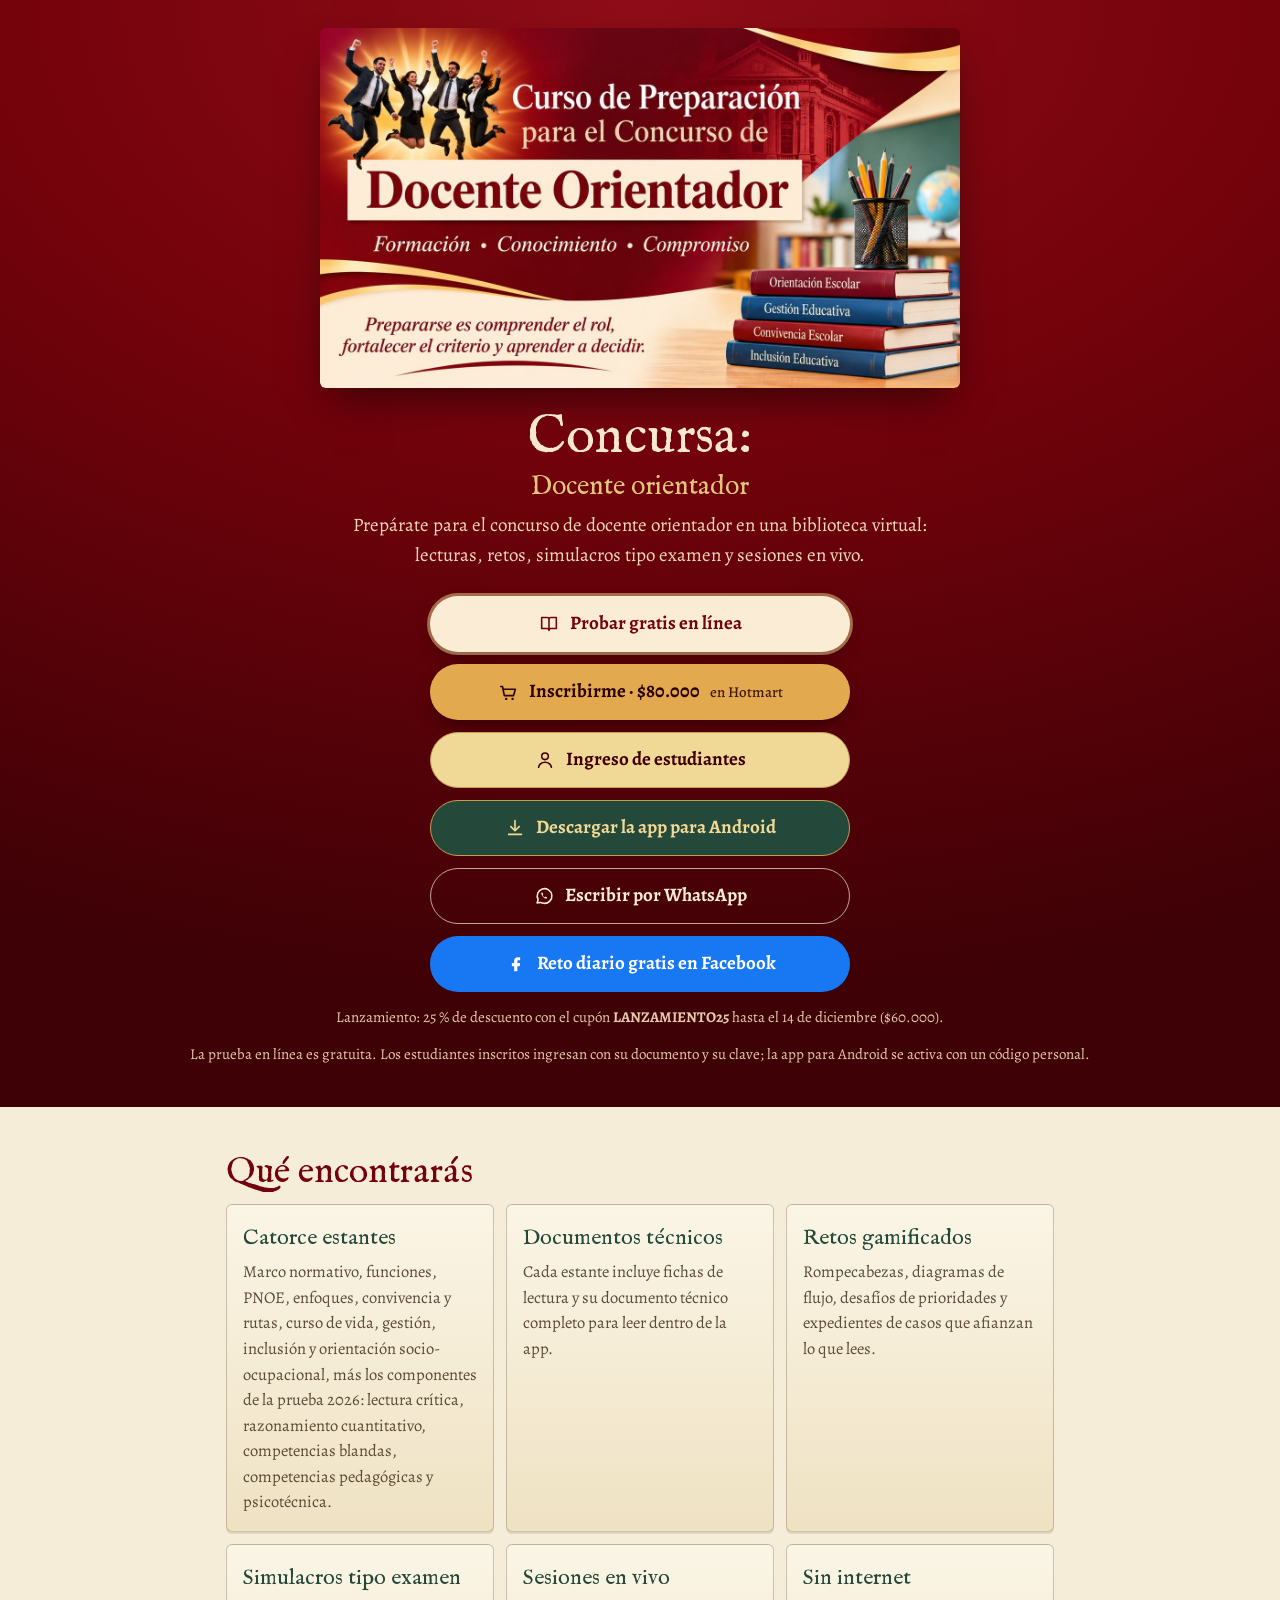
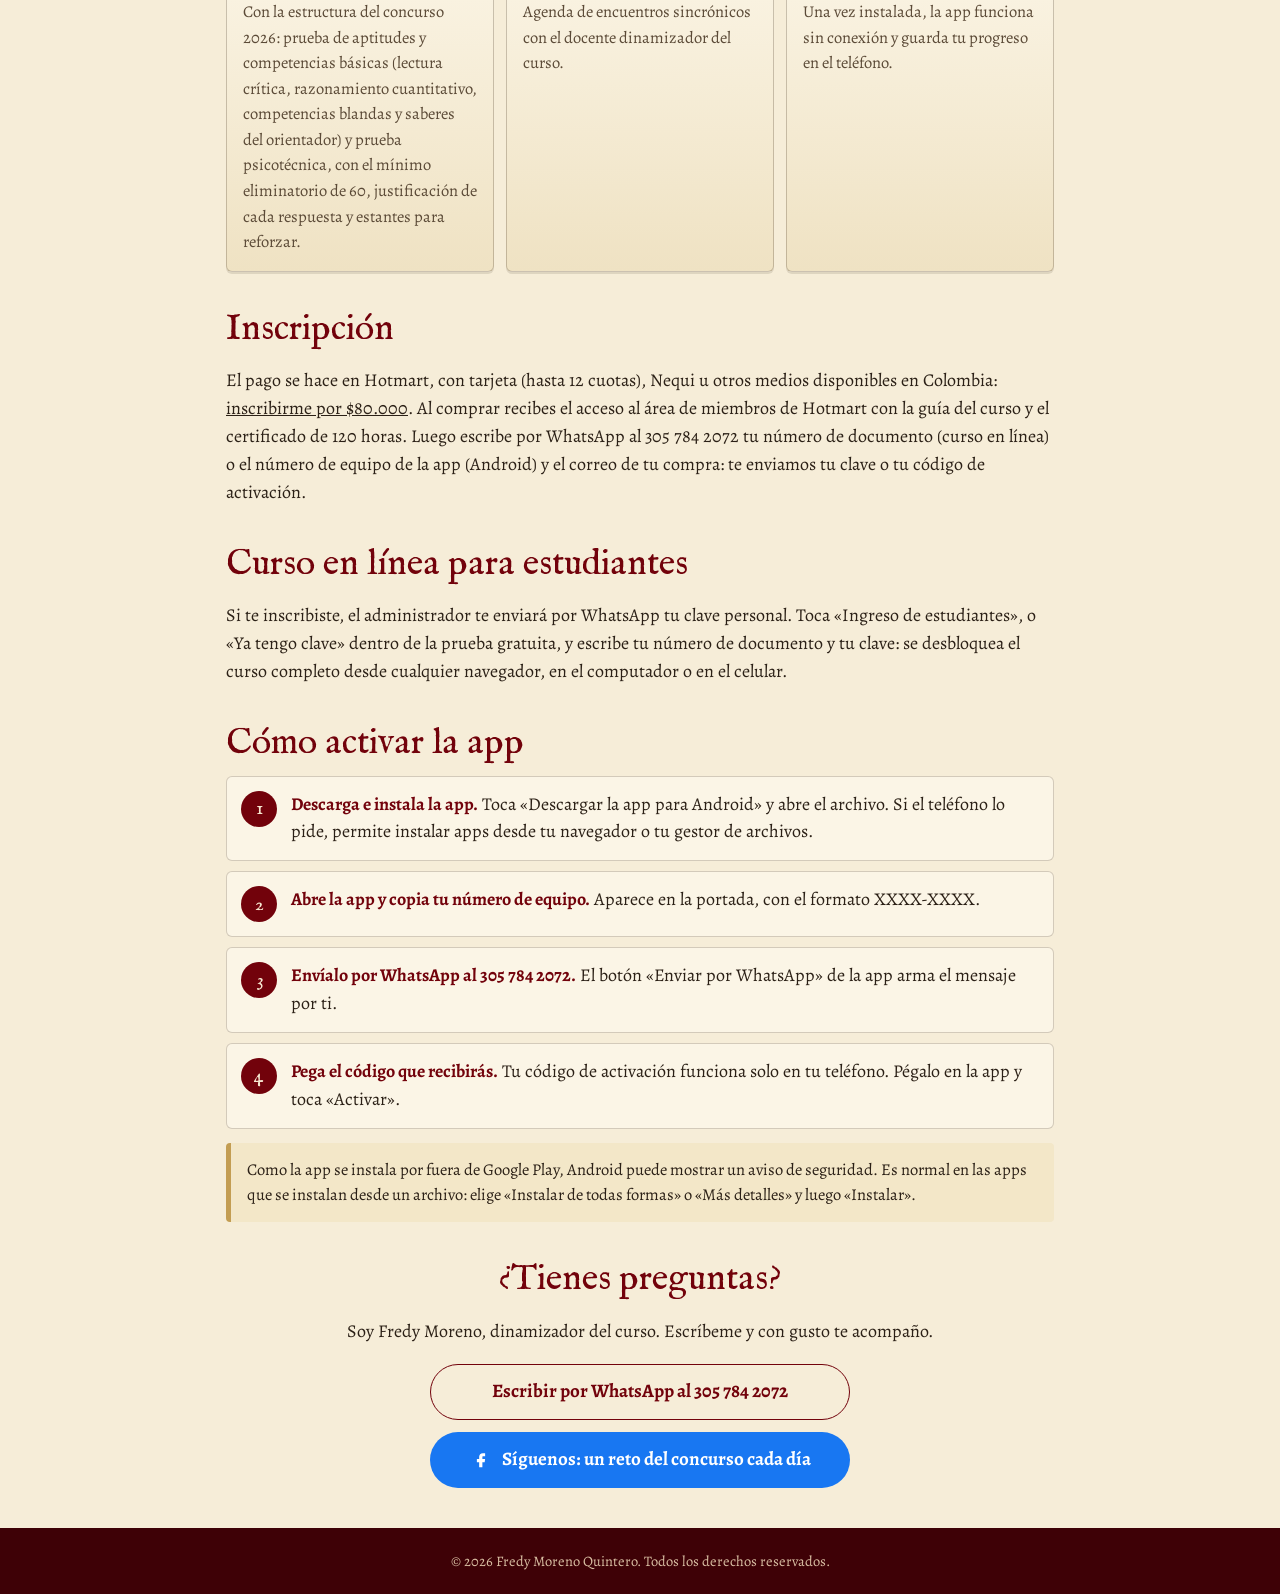
<file: index.html>
<!doctype html>
<html lang="es">
<head>
<meta charset="utf-8">
<meta name="viewport" content="width=device-width, initial-scale=1, viewport-fit=cover">
<meta name="theme-color" content="#5a0109">
<title>Concursa: Docente orientador</title>
<meta name="description" content="Curso de preparación para el concurso de docente orientador: app para Android con biblioteca virtual, retos, simulacros y sesiones en vivo.">
<meta property="og:title" content="Concursa: Docente orientador">
<meta property="og:description" content="Prepárate para el concurso de docente orientador. Plataforma en línea y app para Android: 14 estantes, simulacros y sesiones en vivo. Prueba gratis.">
<meta property="og:image" content="https://fredymor.github.io/concursa-docente-orientador/curso/img/portada.jpg">
<meta property="og:url" content="https://fredymor.github.io/concursa-docente-orientador/">
<meta property="og:type" content="website">
<link rel="icon" href="curso/img/portada.jpg">
<link rel="stylesheet" href="curso/css/fonts.css">
<style>
:root{--vino:#72020b;--vino-osc:#3e0106;--papel:#f6edd8;--papel-2:#efe2c3;--tinta:#2b2016;--suave:#5b4a37;--musgo:#24493a;--laton:#c39d52;--laton-claro:#e2c47f}
*{box-sizing:border-box}
html{-webkit-text-size-adjust:100%}
body{margin:0;background:var(--papel);color:var(--tinta);font-family:Alegreya,Georgia,serif;font-size:18px;line-height:1.55}
a{color:inherit}
.hero{background:radial-gradient(120% 90% at 50% 0%,#8f0c17 0%,var(--vino) 45%,var(--vino-osc) 100%);color:#f6e7d0;padding:28px 16px 40px;text-align:center}
.hero img{display:block;width:min(100%,640px);height:auto;margin:0 auto;border-radius:6px;box-shadow:0 18px 40px -12px rgba(0,0,0,.6)}
h1{font-family:"IM Fell English",Georgia,serif;font-weight:400;font-size:clamp(34px,8vw,54px);line-height:1.05;margin:22px 0 6px}
h1 small{display:block;font-size:.5em;color:var(--laton-claro);margin-top:6px}
.lema{max-width:620px;margin:10px auto 0;font-size:19px;color:#f1d9bd}
.botones{display:flex;flex-direction:column;gap:12px;align-items:center;margin:26px auto 0;max-width:420px}
.boton{display:flex;align-items:center;justify-content:center;gap:10px;width:100%;min-height:56px;padding:12px 20px;border-radius:999px;font-size:19px;text-decoration:none;font-weight:600}
.boton svg{width:22px;height:22px;flex:0 0 22px}
.b-prueba{background:#fbecd5;color:var(--vino);box-shadow:0 0 0 3px rgba(226,196,127,.55),0 8px 20px -8px rgba(0,0,0,.6)}
.b-descarga{background:var(--musgo);color:#f0d896;border:1px solid var(--laton)}
.b-compra{background:#e2a94f;color:#2a0204;font-weight:700;box-shadow:0 8px 20px -8px rgba(0,0,0,.6)}
.precio{font-size:15px;font-weight:500;opacity:.85}
.b-ingreso{background:#f0d896;color:#3e0106;border:1px solid var(--laton)}
.b-whatsapp{background:transparent;color:#fbecd5;border:1.5px solid rgba(251,236,213,.7)}
.b-facebook{background:#1877f2;color:#fff}
.nota-hero{font-size:15px;color:#e6c9ab;margin:14px 0 0}
main{max-width:860px;margin:0 auto;padding:8px 16px 40px}
h2{font-family:"IM Fell English",Georgia,serif;font-weight:400;font-size:clamp(28px,6vw,36px);color:var(--vino);margin:38px 0 12px;line-height:1.1}
.rejilla{display:grid;grid-template-columns:repeat(auto-fit,minmax(230px,1fr));gap:12px}
.tarjeta{background:linear-gradient(180deg,#fbf5e6,var(--papel-2));border:1px solid rgba(91,74,55,.3);border-radius:6px;padding:16px;box-shadow:0 2px 0 rgba(91,74,55,.15)}
.tarjeta h3{font-family:"IM Fell English",Georgia,serif;font-weight:400;font-size:22px;color:var(--musgo);margin:0 0 4px}
.tarjeta p{margin:0;font-size:16.5px;color:var(--suave)}
ol.pasos{list-style:none;counter-reset:p;margin:0;padding:0;display:flex;flex-direction:column;gap:10px}
ol.pasos li{counter-increment:p;display:flex;gap:14px;align-items:flex-start;background:#fbf5e6;border:1px solid rgba(91,74,55,.25);border-radius:6px;padding:14px}
ol.pasos li::before{content:counter(p);flex:0 0 36px;height:36px;border-radius:50%;display:grid;place-items:center;background:var(--vino);color:#f6e7d0;font-family:"IM Fell English",Georgia,serif;font-size:20px}
ol.pasos b{color:var(--vino)}
.aviso{margin:14px 0 0;padding:14px 16px;border-left:5px solid var(--laton);background:#f3e7c8;border-radius:4px;font-size:16.5px}
.cierre{text-align:center;margin-top:34px}
.cierre .boton{max-width:420px;margin:12px auto 0}
.cierre .b-whatsapp{color:var(--vino);border-color:var(--vino)}
.cierre .b-facebook{color:#fff}
footer{background:var(--vino-osc);color:#d9bfa3;text-align:center;font-size:14.5px;padding:22px 16px calc(22px + env(safe-area-inset-bottom))}
</style>
</head>
<body>
<header class="hero">
  <img src="curso/img/portada.jpg" alt="Curso de preparación para el concurso de docente orientador: formación, conocimiento y compromiso" width="1400" height="788">
  <h1>Concursa:<small>Docente orientador</small></h1>
  <p class="lema">Prepárate para el concurso de docente orientador en una biblioteca virtual: lecturas, retos, simulacros tipo examen y sesiones en vivo.</p>
  <div class="botones">
    <a class="boton b-prueba" href="curso/"><svg viewBox="0 0 24 24" aria-hidden="true"><path d="M4 5h6a2 2 0 012 2v12a2 2 0 00-2-2H4zM20 5h-6a2 2 0 00-2 2v12a2 2 0 012-2h6z" fill="none" stroke="currentColor" stroke-width="1.7" stroke-linejoin="round"/></svg>Probar gratis en línea</a>
    <a class="boton b-compra" href="https://pay.hotmart.com/N108658785M?sck=web_concursa" target="_blank" rel="noopener"><svg viewBox="0 0 24 24" aria-hidden="true"><path d="M4 6h2l2 10h10l2-7H7" fill="none" stroke="currentColor" stroke-width="1.8" stroke-linecap="round" stroke-linejoin="round"/><circle cx="10" cy="19.5" r="1.3" fill="currentColor"/><circle cx="17" cy="19.5" r="1.3" fill="currentColor"/></svg>Inscribirme · $80.000 <span class="precio">en Hotmart</span></a>
    <a class="boton b-ingreso" href="curso/?ingreso=1"><svg viewBox="0 0 24 24" aria-hidden="true"><circle cx="12" cy="8" r="3.6" fill="none" stroke="currentColor" stroke-width="1.7"/><path d="M5 20c.8-3.6 3.6-5.6 7-5.6s6.2 2 7 5.6" fill="none" stroke="currentColor" stroke-width="1.7" stroke-linecap="round"/></svg>Ingreso de estudiantes</a>
    <a class="boton b-descarga" href="descargas/Concursa-Docente-orientador.apk" download><svg viewBox="0 0 24 24" aria-hidden="true"><path d="M12 4v11m0 0l-4.5-4.5M12 15l4.5-4.5M5 19h14" fill="none" stroke="currentColor" stroke-width="1.8" stroke-linecap="round" stroke-linejoin="round"/></svg>Descargar la app para Android</a>
    <a class="boton b-whatsapp" href="https://wa.me/573057842072?text=Hola%2C%20quiero%20informaci%C3%B3n%20sobre%20el%20curso%20Concursa%3A%20Docente%20orientador." target="_blank" rel="noopener"><svg viewBox="0 0 24 24" aria-hidden="true"><path d="M4.5 19.5l1.1-3.6A8 8 0 1112 20a8 8 0 01-3.9-1z" fill="none" stroke="currentColor" stroke-width="1.7" stroke-linejoin="round"/><path d="M9 8.5c0 3 2.5 6 5.5 6.5l1-1.4-1.8-1-1 .8c-1-.5-1.8-1.3-2.3-2.3l.8-1-1-1.8z" fill="currentColor"/></svg>Escribir por WhatsApp</a>
    <a class="boton b-facebook" href="https://www.facebook.com/concursa.docente.orientador" target="_blank" rel="noopener"><svg viewBox="0 0 24 24" aria-hidden="true"><path d="M14 8h2.5V4.5H14c-2.5 0-4 1.6-4 4V11H7.5v3.5H10V20h3.5v-5.5H16l.5-3.5h-3V8.7c0-.4.2-.7.5-.7z" fill="currentColor"/></svg>Reto diario gratis en Facebook</a>
  </div>
  <p class="nota-hero" id="promo" hidden>Lanzamiento: 25 % de descuento con el cupón <b>LANZAMIENTO25</b> hasta el 14 de diciembre ($60.000).</p>
  <p class="nota-hero">La prueba en línea es gratuita. Los estudiantes inscritos ingresan con su documento y su clave; la app para Android se activa con un código personal.</p>
</header>

<main>
  <h2>Qué encontrarás</h2>
  <div class="rejilla">
    <div class="tarjeta"><h3>Catorce estantes</h3><p>Marco normativo, funciones, PNOE, enfoques, convivencia y rutas, curso de vida, gestión, inclusión y orientación socio-ocupacional, más los componentes de la prueba 2026: lectura crítica, razonamiento cuantitativo, competencias blandas, competencias pedagógicas y psicotécnica.</p></div>
    <div class="tarjeta"><h3>Documentos técnicos</h3><p>Cada estante incluye fichas de lectura y su documento técnico completo para leer dentro de la app.</p></div>
    <div class="tarjeta"><h3>Retos gamificados</h3><p>Rompecabezas, diagramas de flujo, desafíos de prioridades y expedientes de casos que afianzan lo que lees.</p></div>
    <div class="tarjeta"><h3>Simulacros tipo examen</h3><p>Con la estructura del concurso 2026: prueba de aptitudes y competencias básicas (lectura crítica, razonamiento cuantitativo, competencias blandas y saberes del orientador) y prueba psicotécnica, con el mínimo eliminatorio de 60, justificación de cada respuesta y estantes para reforzar.</p></div>
    <div class="tarjeta"><h3>Sesiones en vivo</h3><p>Agenda de encuentros sincrónicos con el docente dinamizador del curso.</p></div>
    <div class="tarjeta"><h3>Sin internet</h3><p>Una vez instalada, la app funciona sin conexión y guarda tu progreso en el teléfono.</p></div>
  </div>

  <h2>Inscripción</h2>
  <p>El pago se hace en Hotmart, con tarjeta (hasta 12 cuotas), Nequi u otros medios disponibles en Colombia: <a href="https://pay.hotmart.com/N108658785M?sck=web_concursa" target="_blank" rel="noopener">inscribirme por $80.000</a>. Al comprar recibes el acceso al área de miembros de Hotmart con la guía del curso y el certificado de 120 horas. Luego escribe por WhatsApp al 305 784 2072 tu número de documento (curso en línea) o el número de equipo de la app (Android) y el correo de tu compra: te enviamos tu clave o tu código de activación.</p>

  <h2>Curso en línea para estudiantes</h2>
  <p>Si te inscribiste, el administrador te enviará por WhatsApp tu clave personal. Toca «Ingreso de estudiantes», o «Ya tengo clave» dentro de la prueba gratuita, y escribe tu número de documento y tu clave: se desbloquea el curso completo desde cualquier navegador, en el computador o en el celular.</p>

  <h2>Cómo activar la app</h2>
  <ol class="pasos">
    <li><div><b>Descarga e instala la app.</b> Toca «Descargar la app para Android» y abre el archivo. Si el teléfono lo pide, permite instalar apps desde tu navegador o tu gestor de archivos.</div></li>
    <li><div><b>Abre la app y copia tu número de equipo.</b> Aparece en la portada, con el formato XXXX-XXXX.</div></li>
    <li><div><b>Envíalo por WhatsApp al 305 784 2072.</b> El botón «Enviar por WhatsApp» de la app arma el mensaje por ti.</div></li>
    <li><div><b>Pega el código que recibirás.</b> Tu código de activación funciona solo en tu teléfono. Pégalo en la app y toca «Activar».</div></li>
  </ol>
  <p class="aviso">Como la app se instala por fuera de Google Play, Android puede mostrar un aviso de seguridad. Es normal en las apps que se instalan desde un archivo: elige «Instalar de todas formas» o «Más detalles» y luego «Instalar».</p>

  <div class="cierre">
    <h2>¿Tienes preguntas?</h2>
    <p>Soy Fredy Moreno, dinamizador del curso. Escríbeme y con gusto te acompaño.</p>
    <a class="boton b-whatsapp" href="https://wa.me/573057842072?text=Hola%2C%20quiero%20informaci%C3%B3n%20sobre%20el%20curso%20Concursa%3A%20Docente%20orientador." target="_blank" rel="noopener">Escribir por WhatsApp al 305 784 2072</a>
    <a class="boton b-facebook" href="https://www.facebook.com/concursa.docente.orientador" target="_blank" rel="noopener"><svg viewBox="0 0 24 24" aria-hidden="true"><path d="M14 8h2.5V4.5H14c-2.5 0-4 1.6-4 4V11H7.5v3.5H10V20h3.5v-5.5H16l.5-3.5h-3V8.7c0-.4.2-.7.5-.7z" fill="currentColor"/></svg>Síguenos: un reto del concurso cada día</a>
  </div>
</main>

<footer>© 2026 Fredy Moreno Quintero. Todos los derechos reservados.</footer>
<script>
{const fin=new Date('2026-12-15T05:00:00Z');if(new Date()<fin){document.getElementById('promo').hidden=false;document.querySelectorAll('a[href^="https://pay.hotmart.com/N108658785M"]').forEach(a=>a.href='https://pay.hotmart.com/N108658785M?offDiscount=LANZAMIENTO25&sck=web_concursa');}}
</script>
</body>
</html>
</file>
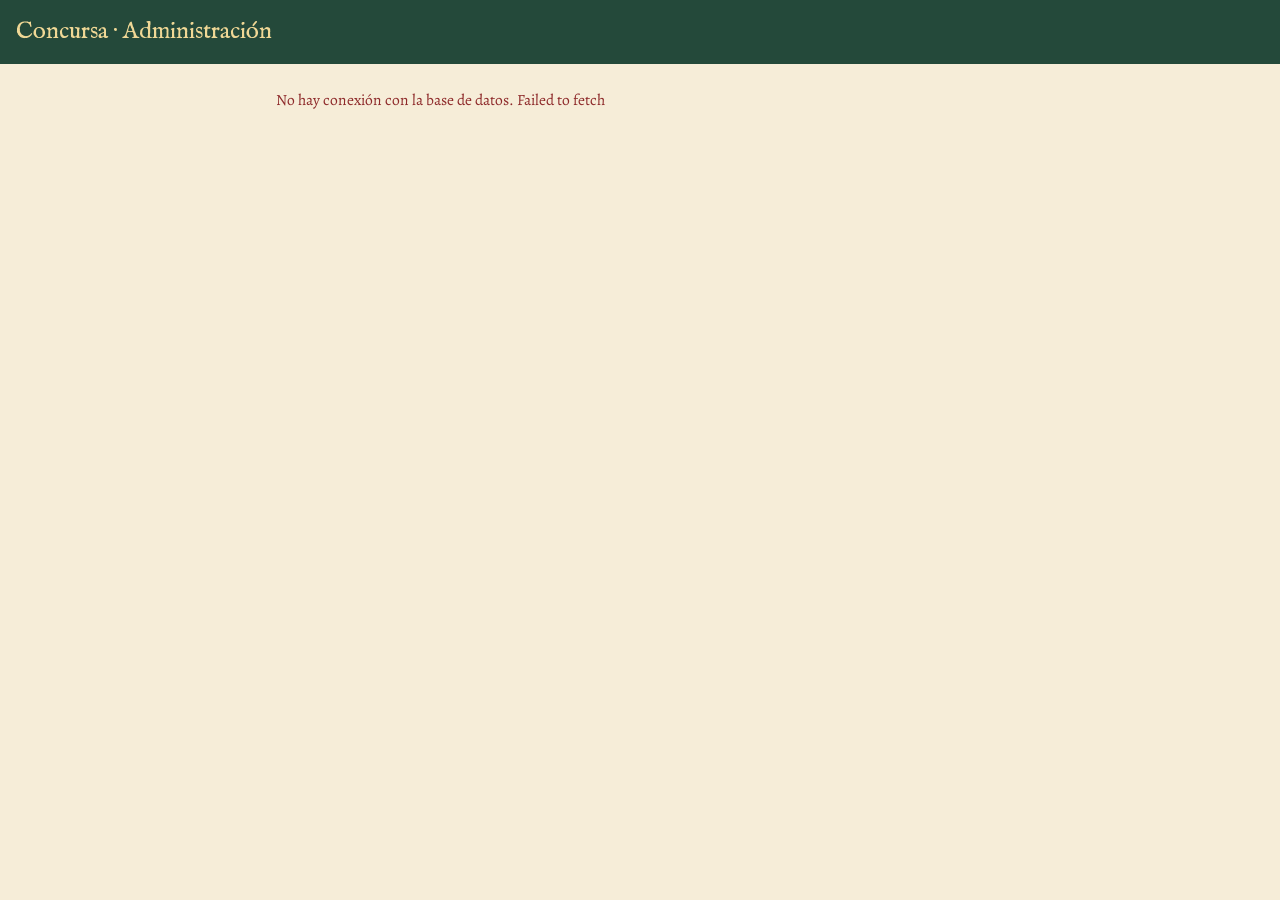
<file: admin/index.html>
<!doctype html>
<html lang="es">
<head>
<meta charset="utf-8">
<meta name="viewport" content="width=device-width, initial-scale=1, viewport-fit=cover">
<meta name="robots" content="noindex, nofollow">
<meta name="theme-color" content="#24493a">
<title>Administración · Concursa</title>
<link rel="stylesheet" href="../curso/css/fonts.css">
<style>
:root{--vino:#72020b;--musgo:#24493a;--papel:#f6edd8;--papel2:#efe2c3;--tinta:#2b2016;--suave:#5b4a37;--laton:#c39d52;--ok:#2d5a38;--mal:#8e2a2a}
*{box-sizing:border-box}
body{margin:0;background:var(--papel);color:var(--tinta);font-family:Alegreya,Georgia,serif;font-size:17px;line-height:1.5}
header{background:var(--musgo);color:#f0d896;padding:14px 16px;display:flex;align-items:center;justify-content:space-between;gap:10px}
header h1{font-family:"IM Fell English",Georgia,serif;font-weight:400;font-size:24px;margin:0}
header button{background:transparent;border:1px solid rgba(240,216,150,.6);color:#f0d896;border-radius:4px;padding:6px 12px;font:inherit;font-size:15px}
main{max-width:760px;margin:0 auto;padding:16px 16px 60px}
h2{font-family:"IM Fell English",Georgia,serif;font-weight:400;font-size:26px;color:var(--vino);margin:18px 0 8px}
.caja{background:#fbf5e6;border:1px solid rgba(91,74,55,.3);border-radius:6px;padding:16px;margin:0 0 14px}
label{display:block;font-weight:600;margin:10px 0 4px;color:var(--suave)}
input,select{width:100%;font:inherit;padding:10px 12px;border:1px solid rgba(91,74,55,.45);border-radius:4px;background:#fffdf7;color:var(--tinta)}
.fila{display:flex;gap:8px;align-items:stretch}
.fila input{flex:1}
button,.boton{font:inherit;cursor:pointer;border-radius:4px;padding:10px 16px;border:1px solid var(--musgo);background:var(--musgo);color:#f0d896;text-decoration:none;display:inline-flex;align-items:center;justify-content:center;gap:6px}
button.sec,.boton.sec{background:transparent;color:var(--musgo)}
button.peligro{background:transparent;color:var(--mal);border-color:var(--mal)}
button:disabled{opacity:.55;cursor:default}
.acciones{display:flex;flex-wrap:wrap;gap:8px;margin-top:12px}
.msg{min-height:1.4em;margin:8px 0 0;font-size:15.5px}
.msg.ok{color:var(--ok)}.msg.mal{color:var(--mal)}
nav.tabs{display:flex;gap:4px;overflow-x:auto;margin:0 0 12px;border-bottom:2px solid rgba(91,74,55,.25)}
nav.tabs button{background:transparent;color:var(--suave);border:0;border-bottom:3px solid transparent;border-radius:0;padding:10px 12px;white-space:nowrap}
nav.tabs button[aria-current]{color:var(--vino);border-bottom-color:var(--vino);font-weight:700}
.mensaje{white-space:pre-wrap;background:#f3e7c8;border-left:4px solid var(--laton);padding:12px;border-radius:4px;font-size:16px}
table{width:100%;border-collapse:collapse;font-size:15.5px}
th,td{text-align:left;padding:8px 6px;border-bottom:1px solid rgba(91,74,55,.2);vertical-align:top}
th{color:var(--suave);font-weight:600}
td .acciones{margin:0}
td button{padding:5px 9px;font-size:14px}
.estado{display:inline-block;padding:1px 8px;border-radius:999px;font-size:13px;background:#d6e6cf;color:var(--ok)}
.estado.no{background:#f0d9cf;color:var(--mal)}
.nota{color:var(--suave);font-size:15px}
.barra{height:8px;background:rgba(91,74,55,.15);border-radius:4px;overflow:hidden;margin-top:8px}
.barra i{display:block;height:100%;width:0;background:var(--musgo);transition:width .2s}
[hidden]{display:none!important}
@media (max-width:560px){.col-opc{display:none}}
</style>
</head>
<body>
<header><h1>Concursa · Administración</h1><button id="btnSalir" hidden>Cerrar sesión</button></header>
<main>
  <section id="vInicial" hidden>
    <h2>Crea tu usuario de administrador</h2>
    <div class="caja">
      <p class="nota">Esto se hace una sola vez. Después nadie más podrá crear un administrador.</p>
      <label for="iniUsuario">Usuario</label><input id="iniUsuario" autocomplete="username">
      <label for="iniClave">Clave (mínimo 8 caracteres)</label><input id="iniClave" type="password" autocomplete="new-password">
      <label for="iniClave2">Repite la clave</label><input id="iniClave2" type="password" autocomplete="new-password">
      <div class="acciones"><button id="btnInicial">Crear administrador</button></div>
      <p class="msg" id="msgInicial"></p>
    </div>
  </section>

  <section id="vIngreso" hidden>
    <h2>Ingreso del administrador</h2>
    <div class="caja">
      <label for="admUsuario">Usuario</label><input id="admUsuario" autocomplete="username">
      <label for="admClave">Clave</label><input id="admClave" type="password" autocomplete="current-password">
      <div class="acciones"><button id="btnIngresar">Ingresar</button></div>
      <p class="msg" id="msgIngreso"></p>
    </div>
  </section>

  <section id="vPanel" hidden>
    <nav class="tabs">
      <button data-tab="asignar" aria-current="page">Asignar clave</button>
      <button data-tab="estudiantes">Estudiantes</button>
      <button data-tab="contenido">Contenido</button>
      <button data-tab="respaldo">Respaldo</button>
    </nav>

    <div data-vista="asignar">
      <div class="caja">
        <p class="nota">Cada documento tiene una sola clave. Si el documento ya existe, se reemplaza su clave y se reactiva su acceso.</p>
        <label for="asgDoc">Documento de identidad</label><input id="asgDoc" inputmode="numeric" placeholder="Ej. 1023456789">
        <label for="asgNombre">Nombre</label><input id="asgNombre" placeholder="Nombre del estudiante">
        <label for="asgTel">WhatsApp (opcional)</label><input id="asgTel" inputmode="tel" placeholder="Ej. 3001234567">
        <label for="asgClave">Clave</label>
        <div class="fila"><input id="asgClave" autocomplete="off" spellcheck="false"><button class="sec" id="btnGenerar" type="button">Generar</button></div>
        <div class="acciones"><button id="btnAsignar">Guardar y asignar</button></div>
        <p class="msg" id="msgAsignar"></p>
      </div>
      <div class="caja" id="cajaMensaje" hidden>
        <h2 style="margin-top:0">Mensaje para el estudiante</h2>
        <div class="mensaje" id="txtMensaje"></div>
        <div class="acciones"><button id="btnCopiar">Copiar mensaje</button><a class="boton sec" id="lnkWhatsApp" target="_blank" rel="noopener">Enviar por WhatsApp</a></div>
        <p class="nota">La clave no se puede volver a ver después: la base de datos la guarda cifrada. Si el estudiante la pierde, asígnale una nueva.</p>
      </div>
    </div>

    <div data-vista="estudiantes" hidden>
      <div class="caja">
        <div class="fila"><input id="buscar" placeholder="Buscar por documento o nombre"><button class="sec" id="btnRecargar">Actualizar</button></div>
        <p class="nota" id="resumenEst"></p>
        <div style="overflow-x:auto"><table><thead><tr><th>Documento</th><th>Nombre</th><th class="col-opc">Último ingreso</th><th>Estado</th><th></th></tr></thead><tbody id="tablaEst"></tbody></table></div>
        <p class="msg" id="msgEst"></p>
      </div>
    </div>

    <div data-vista="contenido" hidden>
      <div class="caja">
        <p class="nota">El contenido completo del curso vive en la base de datos, no en el sitio público. Selecciona el archivo <b>contenido-concursa.json</b> para cargarlo o actualizarlo.</p>
        <input type="file" id="archContenido" accept=".json,application/json">
        <div class="acciones"><button id="btnSubir" disabled>Cargar contenido</button></div>
        <div class="barra" hidden id="barraSubida"><i></i></div>
        <p class="msg" id="msgContenido"></p>
      </div>
      <div class="caja"><h2 style="margin-top:0">Contenido cargado</h2><div id="listaContenido" class="nota">…</div></div>
    </div>

    <div data-vista="respaldo" hidden>
      <div class="caja">
        <h2 style="margin-top:0">Descargar respaldo</h2>
        <p class="nota">El respaldo incluye los documentos, nombres, teléfonos y las claves cifradas, para poder restaurarlos. Guárdalo en un lugar privado.</p>
        <div class="acciones"><button id="btnRespaldo">Descargar respaldo (JSON)</button><button class="sec" id="btnCSV">Descargar lista (CSV, sin claves)</button></div>
        <p class="msg" id="msgRespaldo"></p>
      </div>
      <div class="caja">
        <h2 style="margin-top:0">Restaurar respaldo</h2>
        <p class="nota">Agrega los documentos del respaldo que no estén en la base de datos; no modifica los que ya existen.</p>
        <input type="file" id="archRespaldo" accept=".json,application/json">
        <div class="acciones"><button id="btnRestaurar" disabled>Restaurar</button></div>
        <p class="msg" id="msgRestaurar"></p>
      </div>
      <div class="caja">
        <h2 style="margin-top:0">Cambiar mi clave de administrador</h2>
        <label for="nuevaClave">Nueva clave (mínimo 8 caracteres)</label><input id="nuevaClave" type="password" autocomplete="new-password">
        <div class="acciones"><button class="sec" id="btnCambiarClave">Cambiar clave</button></div>
        <p class="msg" id="msgClave"></p>
      </div>
    </div>
  </section>
  <p class="msg mal" id="msgConfig"></p>
</main>
<script src="../config.js"></script>
<script>
(function () {
  'use strict';
  const CFG = window.CONCURSA_NUBE || {};
  const SITIO = new URL('../curso/?ingreso=1', location.href).href;
  const $ = s => document.querySelector(s), $$ = s => [...document.querySelectorAll(s)];
  let adm = null, lista = [];
  const msg = (el, t, ok) => { const m = $(el); m.textContent = t || ''; m.className = 'msg' + (t ? (ok ? ' ok' : ' mal') : ''); };
  const esc = s => String(s == null ? '' : s).replace(/[&<>"']/g, c => ({ '&': '&amp;', '<': '&lt;', '>': '&gt;', '"': '&quot;', "'": '&#39;' }[c]));
  const fecha = f => f ? new Date(f).toLocaleString('es-CO', { dateStyle: 'medium', timeStyle: 'short' }) : '—';

  async function rpc(fn, args) {
    const r = await fetch(CFG.url.replace(/\/$/, '') + '/rest/v1/rpc/' + fn, {
      method: 'POST', headers: { 'Content-Type': 'application/json', apikey: CFG.clave, Authorization: 'Bearer ' + CFG.clave },
      body: JSON.stringify(args || {})
    });
    if (!r.ok) throw new Error('El servidor respondió ' + r.status + '.');
    return r.json();
  }
  const conAdm = (fn, args) => rpc(fn, Object.assign({ p_usuario: adm.u, p_clave: adm.c }, args || {}));
  function ver(id) { ['vInicial', 'vIngreso', 'vPanel'].forEach(v => ($('#' + v).hidden = v !== id)); $('#btnSalir').hidden = id !== 'vPanel'; }
  function descargar(nombre, texto, tipo) {
    const a = document.createElement('a'); a.href = URL.createObjectURL(new Blob([texto], { type: tipo })); a.download = nombre;
    document.body.appendChild(a); a.click(); setTimeout(() => { URL.revokeObjectURL(a.href); a.remove(); }, 500);
  }

  async function inicio() {
    if (!CFG.url || !CFG.clave) return msg('#msgConfig', 'Falta configurar la conexión con la base de datos (config.js).');
    try {
      const s = JSON.parse(sessionStorage.getItem('concursa.adm') || 'null');
      if (s) { adm = s; const r = await rpc('admin_ingresar', { p_usuario: s.u, p_clave: s.c }); if (r.ok) return abrirPanel(); adm = null; }
      const e = await rpc('admin_estado'); ver(e.hay_admin ? 'vIngreso' : 'vInicial');
    } catch (ex) { msg('#msgConfig', 'No hay conexión con la base de datos. ' + ex.message); }
  }
  function abrirPanel() { sessionStorage.setItem('concursa.adm', JSON.stringify(adm)); ver('vPanel'); tab('asignar'); }

  $('#btnInicial').onclick = async () => {
    const u = $('#iniUsuario').value.trim(), c = $('#iniClave').value;
    if (c !== $('#iniClave2').value) return msg('#msgInicial', 'Las claves no coinciden.');
    const r = await rpc('admin_inicial', { p_usuario: u, p_clave: c });
    if (!r.ok) return msg('#msgInicial', r.error);
    adm = { u, c }; abrirPanel();
  };
  const ingresar = async () => {
    const u = $('#admUsuario').value.trim(), c = $('#admClave').value;
    msg('#msgIngreso', 'Verificando…', true);
    try { const r = await rpc('admin_ingresar', { p_usuario: u, p_clave: c }); if (!r.ok) return msg('#msgIngreso', r.error); adm = { u, c }; abrirPanel(); }
    catch (ex) { msg('#msgIngreso', ex.message); }
  };
  $('#btnIngresar').onclick = ingresar;
  $('#admClave').onkeydown = e => { if (e.key === 'Enter') ingresar(); };
  $('#btnSalir').onclick = () => { sessionStorage.removeItem('concursa.adm'); adm = null; location.reload(); };

  function tab(t) {
    $$('nav.tabs button').forEach(b => b.toggleAttribute('aria-current', b.dataset.tab === t));
    $$('[data-vista]').forEach(v => (v.hidden = v.dataset.vista !== t));
    if (t === 'estudiantes') cargarEstudiantes();
    if (t === 'contenido') cargarContenido();
  }
  $$('nav.tabs button').forEach(b => (b.onclick = () => tab(b.dataset.tab)));

  // ───── Asignar clave ─────
  const ALFA = 'ABCDEFGHJKMNPQRSTUVWXYZ23456789';
  function generar() { const v = new Uint32Array(8); crypto.getRandomValues(v); return [...v].map(x => ALFA[x % ALFA.length]).join(''); }
  $('#btnGenerar').onclick = () => { $('#asgClave').value = generar(); };
  $('#asgClave').value = generar();
  $('#btnAsignar').onclick = async () => {
    const d = $('#asgDoc').value, n = $('#asgNombre').value.trim(), t = $('#asgTel').value, c = $('#asgClave').value.trim();
    const b = $('#btnAsignar'); b.disabled = true;
    try {
      const r = await conAdm('admin_asignar', { p_documento: d, p_nombre: n, p_telefono: t, p_clave_estudiante: c });
      if (!r.ok) return msg('#msgAsignar', r.error);
      msg('#msgAsignar', r.nuevo ? 'Estudiante registrado con su clave.' : 'Clave actualizada para ese documento.', true);
      const texto = `Hola${n ? ' ' + n.split(' ')[0] : ''}, ya tienes acceso al curso Concursa: Docente orientador en línea.\n\nIngresa en: ${SITIO}\nDocumento: ${r.documento}\nClave: ${c}\n\nTu clave es personal; no la compartas.`;
      $('#txtMensaje').textContent = texto; $('#cajaMensaje').hidden = false;
      const tel = t.replace(/\D/g, '');
      $('#lnkWhatsApp').href = 'https://wa.me/' + (tel ? (tel.length === 10 ? '57' + tel : tel) : '') + '?text=' + encodeURIComponent(texto);
      $('#asgDoc').value = ''; $('#asgNombre').value = ''; $('#asgTel').value = ''; $('#asgClave').value = generar();
    } catch (ex) { msg('#msgAsignar', ex.message); } finally { b.disabled = false; }
  };
  $('#btnCopiar').onclick = async () => {
    try { await navigator.clipboard.writeText($('#txtMensaje').textContent); msg('#msgAsignar', 'Mensaje copiado.', true); }
    catch (e) { msg('#msgAsignar', 'No se pudo copiar; selecciona el texto y cópialo.'); }
  };

  // ───── Estudiantes ─────
  async function cargarEstudiantes() {
    msg('#msgEst', 'Cargando…', true);
    try { const r = await conAdm('admin_estudiantes'); if (!r.ok) return msg('#msgEst', r.error); lista = r.estudiantes; pintarEstudiantes(); msg('#msgEst', ''); }
    catch (ex) { msg('#msgEst', ex.message); }
  }
  function pintarEstudiantes() {
    const q = $('#buscar').value.trim().toLowerCase();
    const f = lista.filter(e => !q || e.documento.toLowerCase().includes(q) || (e.nombre || '').toLowerCase().includes(q));
    $('#resumenEst').textContent = `${lista.length} estudiantes; ${lista.filter(e => e.activo).length} activos.`;
    $('#tablaEst').innerHTML = f.map(e => `<tr><td>${esc(e.documento)}</td><td>${esc(e.nombre)}${e.telefono ? `<br><span class="nota">${esc(e.telefono)}</span>` : ''}</td>
      <td class="col-opc">${fecha(e.ultimo_ingreso)}<br><span class="nota">${e.ingresos} ingresos</span></td>
      <td><span class="estado${e.activo ? '' : ' no'}">${e.activo ? 'Activo' : 'Inactivo'}</span></td>
      <td><div class="acciones"><button class="sec" data-a="clave" data-d="${esc(e.documento)}">Nueva clave</button>
        <button class="sec" data-a="${e.activo ? 'off' : 'on'}" data-d="${esc(e.documento)}">${e.activo ? 'Desactivar' : 'Activar'}</button>
        <button class="peligro" data-a="borrar" data-d="${esc(e.documento)}">Eliminar</button></div></td></tr>`).join('') || '<tr><td colspan="5" class="nota">Sin estudiantes.</td></tr>';
  }
  $('#buscar').oninput = pintarEstudiantes;
  $('#btnRecargar').onclick = cargarEstudiantes;
  $('#tablaEst').onclick = async e => {
    const b = e.target.closest('button[data-a]'); if (!b) return;
    const d = b.dataset.d, est = lista.find(x => x.documento === d);
    if (b.dataset.a === 'clave') { tab('asignar'); $('#asgDoc').value = d; $('#asgNombre').value = est.nombre || ''; $('#asgTel').value = est.telefono || ''; $('#asgClave').value = generar(); return; }
    if (b.dataset.a === 'borrar' && !confirm(`¿Eliminar el documento ${d}? Perderá el acceso de inmediato.`)) return;
    const r = b.dataset.a === 'borrar' ? await conAdm('admin_eliminar', { p_documento: d }) : await conAdm('admin_activar', { p_documento: d, p_activo: b.dataset.a === 'on' });
    msg('#msgEst', r.ok ? 'Cambio guardado.' : (r.error || 'No se encontró el documento.'), r.ok); cargarEstudiantes();
  };

  // ───── Contenido ─────
  const PARTE = 400000;
  let paquete = null;
  $('#archContenido').onchange = async e => {
    paquete = null; $('#btnSubir').disabled = true; const f = e.target.files[0]; if (!f) return;
    try {
      const j = JSON.parse(await f.text());
      if (j.formato !== 'concursa-contenido-v1' || !j.archivos) throw new Error();
      paquete = j; $('#btnSubir').disabled = false;
      msg('#msgContenido', `Paquete del ${j.fecha ? j.fecha.slice(0, 10) : '—'} con ${Object.keys(j.archivos).length} archivos. Toca «Cargar contenido».`, true);
    } catch (ex) { msg('#msgContenido', 'Ese archivo no es un paquete de contenido de Concursa.'); }
  };
  $('#btnSubir').onclick = async () => {
    if (!paquete) return;
    const b = $('#btnSubir'); b.disabled = true; $('#barraSubida').hidden = false;
    const tareas = []; Object.entries(paquete.archivos).forEach(([k, t]) => { for (let i = 0, p = 0; i < t.length || p === 0; i += PARTE, p++) tareas.push([k, p, t.slice(i, i + PARTE)]); });
    try {
      for (let i = 0; i < tareas.length; i++) {
        const [k, p, d] = tareas[i];
        const r = await conAdm('admin_subir', { p_archivo: k, p_parte: p, p_datos: d });
        if (!r.ok) throw new Error(r.error);
        $('#barraSubida i').style.width = ((i + 1) / tareas.length * 100) + '%';
        msg('#msgContenido', `Cargando ${k}…`, true);
      }
      msg('#msgContenido', 'Contenido cargado. Los estudiantes ya pueden ingresar.', true); cargarContenido();
    } catch (ex) { msg('#msgContenido', 'Se detuvo la carga: ' + ex.message + ' Vuelve a intentarlo.'); }
    finally { b.disabled = false; }
  };
  async function cargarContenido() {
    try {
      const r = await conAdm('admin_contenido'); if (!r.ok) return;
      $('#listaContenido').innerHTML = r.archivos.length ? '<table><tbody>' + r.archivos.map(a => `<tr><td>${esc(a.archivo)}</td><td>${(a.caracteres / 1e6).toFixed(2)} MB</td><td class="col-opc">${fecha(a.subido)}</td></tr>`).join('') + '</tbody></table>'
        : 'Aún no hay contenido cargado.';
    } catch (ex) { $('#listaContenido').textContent = ex.message; }
  }

  // ───── Respaldo ─────
  const hoy = () => new Date().toISOString().slice(0, 10);
  $('#btnRespaldo').onclick = async () => {
    const r = await conAdm('admin_respaldo'); if (!r.ok) return msg('#msgRespaldo', r.error);
    descargar(`concursa-estudiantes-${hoy()}.json`, JSON.stringify(r, null, 1), 'application/json');
    msg('#msgRespaldo', `Respaldo con ${r.estudiantes.length} estudiantes descargado.`, true);
  };
  $('#btnCSV').onclick = async () => {
    const r = await conAdm('admin_estudiantes'); if (!r.ok) return msg('#msgRespaldo', r.error);
    const q = v => '"' + String(v == null ? '' : v).replace(/"/g, '""') + '"';
    const csv = ['Documento,Nombre,WhatsApp,Estado,Creado,Último ingreso,Ingresos']
      .concat(r.estudiantes.map(e => [e.documento, e.nombre, e.telefono, e.activo ? 'Activo' : 'Inactivo', fecha(e.creado), fecha(e.ultimo_ingreso), e.ingresos].map(q).join(','))).join('\n');
    descargar(`concursa-estudiantes-${hoy()}.csv`, '﻿' + csv, 'text/csv');
  };
  let respaldo = null;
  $('#archRespaldo').onchange = async e => {
    respaldo = null; $('#btnRestaurar').disabled = true; const f = e.target.files[0]; if (!f) return;
    try { const j = JSON.parse(await f.text()); if (j.formato !== 'concursa-estudiantes-v1') throw new Error(); respaldo = j; $('#btnRestaurar').disabled = false; msg('#msgRestaurar', `${j.estudiantes.length} estudiantes en el respaldo.`, true); }
    catch (ex) { msg('#msgRestaurar', 'Ese archivo no es un respaldo de Concursa.'); }
  };
  $('#btnRestaurar').onclick = async () => {
    const r = await conAdm('admin_restaurar', { p_estudiantes: respaldo.estudiantes });
    msg('#msgRestaurar', r.ok ? `Restaurado. Agregados: ${r.agregados}. Ya estaban: ${respaldo.estudiantes.length - r.agregados}.` : r.error, r.ok);
  };
  $('#btnCambiarClave').onclick = async () => {
    const n = $('#nuevaClave').value; const r = await conAdm('admin_cambiar_clave', { p_nueva: n });
    if (r.ok) { adm.c = n; sessionStorage.setItem('concursa.adm', JSON.stringify(adm)); $('#nuevaClave').value = ''; }
    msg('#msgClave', r.ok ? 'Clave cambiada.' : r.error, r.ok);
  };

  inicio();
})();
</script>
</body>
</html>
</file>
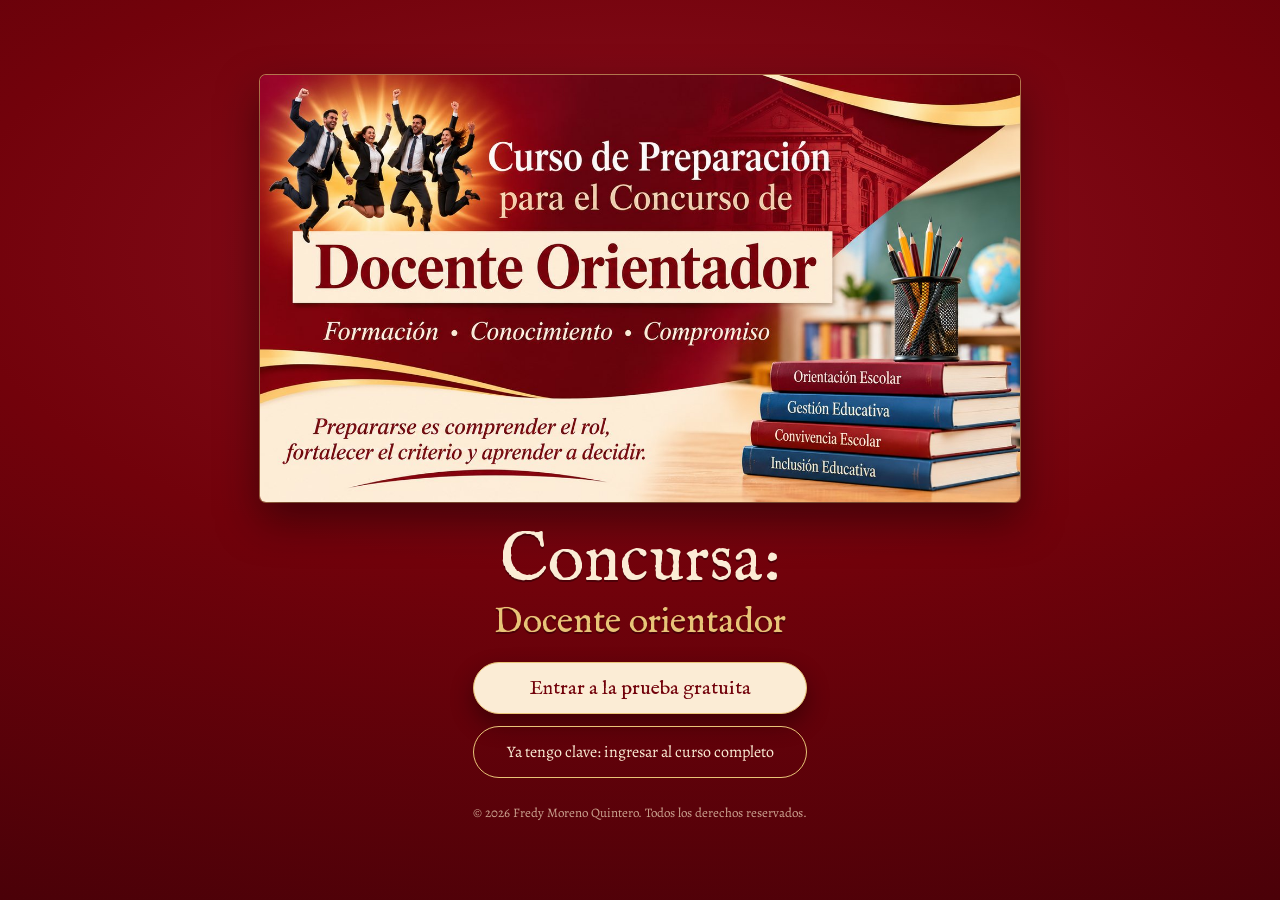
<file: curso/index.html>
<!doctype html>
<html lang="es">
<head>
<meta charset="utf-8">
<meta name="viewport" content="width=device-width, initial-scale=1, maximum-scale=1, user-scalable=no, viewport-fit=cover">
<meta name="theme-color" content="#5a0109">
<title>Concursa: Docente orientador</title>
<link rel="stylesheet" href="css/fonts.css">
<link rel="stylesheet" href="css/app.css?v=202611242034">
</head>
<body>
<div id="portada" class="portada" role="dialog" aria-modal="true" aria-labelledby="portadaNombre">
  <img src="img/portada.jpg" alt="Curso de preparación para el concurso de docente orientador: formación, conocimiento y compromiso" width="1400" height="788">
  <div class="portada-texto">
    <h1 class="portada-nombre" id="portadaNombre">Concursa:<small>Docente orientador</small></h1>
    <button class="btn-portada" id="btnEntrar" disabled>Preparando la biblioteca…</button>
    <p class="prueba-resta" id="pruebaResta" hidden></p>
    <div class="prueba-fin" id="eleccionWeb" hidden>
      <button type="button" class="btn-portada" id="btnPruebaWeb">Entrar a la prueba gratuita</button>
      <button type="button" class="btn-linea" id="btnIngresoWeb">Ya tengo clave: ingresar al curso completo</button>
    </div>
    <form class="activacion" id="ingresoWeb" hidden novalidate>
      <h2 class="act-titulo">Ingreso de estudiantes</h2>
      <p class="act-guia">Escribe tu número de documento de identidad y la clave que te asignó el administrador del curso.</p>
      <label class="act-etq" for="webDoc">Número de documento</label>
      <input class="act-campo" id="webDoc" type="text" inputmode="numeric" autocomplete="username" spellcheck="false" placeholder="Ej. 1023456789" maxlength="20">
      <label class="act-etq" for="webClave">Clave</label>
      <input class="act-campo" id="webClave" type="password" autocomplete="current-password" spellcheck="false" placeholder="Tu clave" maxlength="40">
      <label class="act-recordar"><input type="checkbox" id="webRecordar"> Recordarme en este equipo</label>
      <p class="act-error" id="webError" role="alert"></p>
      <button type="submit" class="btn-portada" id="webEntrar">Ingresar</button>
      <button type="button" class="btn-linea" id="webVolver">Volver a la prueba gratuita</button>
      <p class="act-guia">¿No tienes clave? <a href="https://wa.me/573057842072?text=Hola%2C%20quiero%20mi%20clave%20para%20el%20curso%20Concursa%3A%20Docente%20orientador%20en%20l%C3%ADnea." target="_blank" rel="noopener">Escríbele al administrador por WhatsApp</a>.</p>
    </form>
    <div class="prueba-fin" id="pruebaFin" hidden>
      <h2 class="act-titulo">Terminó tu día de prueba</h2>
      <p class="act-guia">Gracias por recorrer la biblioteca. Para seguir preparándote con los catorce estantes, los retos, los simulacros y las sesiones en vivo, pide el curso completo.</p>
      <div class="act-botones">
        <button type="button" class="btn-portada" id="btnCompleto">Quiero el curso completo</button>
        <button type="button" class="btn-linea" id="btnDesinstalar">Desinstalar la prueba</button>
      </div>
    </div>
    <form class="activacion" id="activacion" hidden novalidate>
      <h2 class="act-titulo">Activa tu acceso</h2>
      <p class="act-guia">Envía tu número de equipo al administrador del curso. Te responderá con tu código de activación, que solo funciona en este teléfono.</p>
      <div class="equipo"><span>Número de equipo</span><strong id="numEquipo">…</strong></div>
      <div class="act-botones">
        <button type="button" class="btn-portada" id="btnEnviarEquipo">Enviar por WhatsApp</button>
        <button type="button" class="btn-linea" id="btnCopiarEquipo">Copiar número</button>
      </div>
      <label class="act-etq" for="codigoAct">Código de activación</label>
      <input class="act-campo" id="codigoAct" type="text" autocomplete="off" autocapitalize="characters" autocorrect="off" spellcheck="false" placeholder="Pega aquí el código que recibiste" maxlength="600">
      <p class="act-error" id="actError" role="alert"></p>
      <button type="submit" class="btn-portada" id="btnActivar">Activar</button>
    </form>
    <p class="autoria">© 2026 Fredy Moreno Quintero. Todos los derechos reservados.</p>
  </div>
</div>
<div id="sala" aria-hidden="true"><canvas id="lienzo"></canvas><div id="etiquetas"></div></div>

<header id="hud">
  <div class="placa" id="placa">
    <span class="placa-titulo">Concursa: Docente orientador</span>
    <span class="placa-sub">Biblioteca de preparación al concurso</span>
  </div>
  <button class="hud-btn" id="btnSonido" aria-label="Silenciar sonidos" title="Sonido"></button>
</header>

<div id="pista" class="pista" hidden>Arrastra para mirar alrededor. Toca el piso para caminar y un estante o una mesa para abrirlo.</div>

<nav id="dock">
  <button class="dock-btn" id="btnCatalogo" aria-haspopup="dialog">
    <svg viewBox="0 0 24 24" aria-hidden="true"><path d="M4 4h16v5H4zM4 10h16v10H4z M9 6.5h6 M9 14h6" fill="none" stroke="currentColor" stroke-width="1.6"/></svg>
    <span>Catálogo</span>
  </button>
  <div class="dock-progreso" id="dockProgreso"></div>
</nav>

<!-- Libro abierto: panel principal de contenidos -->
<section id="libro" class="libro" role="dialog" aria-modal="true" aria-labelledby="libroTitulo" hidden>
  <div class="libro-tapa">
    <button class="tapa-volver" id="btnVolver" aria-label="Volver">
      <svg viewBox="0 0 24 24" aria-hidden="true"><path d="M15 5l-7 7 7 7" fill="none" stroke="currentColor" stroke-width="2"/></svg>
    </button>
    <div class="tapa-textos">
      <span class="tapa-kicker" id="libroKicker"></span>
      <h1 id="libroTitulo"></h1>
    </div>
    <button class="tapa-cerrar" id="btnCerrar" aria-label="Cerrar y volver a la sala">
      <svg viewBox="0 0 24 24" aria-hidden="true"><path d="M6 6l12 12M18 6L6 18" fill="none" stroke="currentColor" stroke-width="2"/></svg>
    </button>
  </div>
  <div class="libro-cuerpo" id="libroCuerpo"></div>
</section>

<div id="aviso" class="aviso" role="status" aria-live="polite" hidden></div>

<script src="js/modo.js?v=202611242034"></script>
<script src="js/almacen.js?v=202611242034"></script>
<script src="js/cripto.js?v=202611242034"></script>
<script src="../config.js?v=202611242034"></script>
<script>window.CONCURSA_VERSION = "202611242034";</script>
<script src="js/nube.js?v=202611242034"></script>
</body>
</html>
</file>
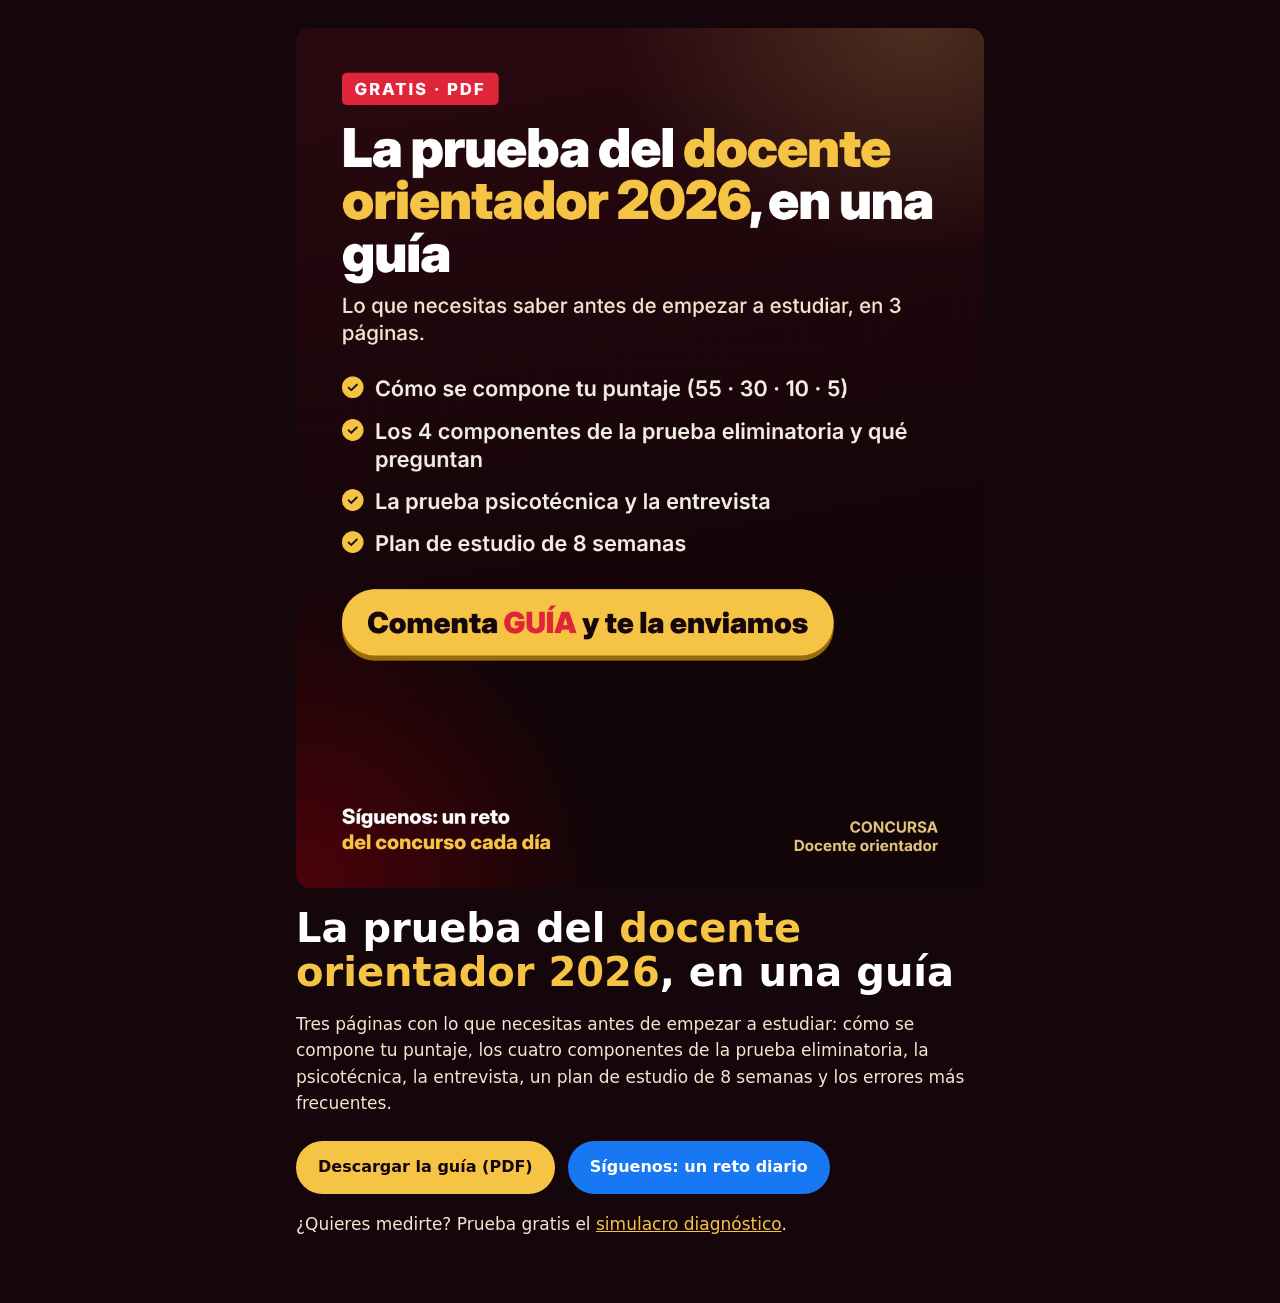
<file: guia/index.html>
<!doctype html><html lang="es"><head><meta charset="utf-8"><meta name="viewport" content="width=device-width,initial-scale=1">
<title>Guía gratuita: prueba del docente orientador 2026</title>
<meta name="description" content="Descarga gratis la guía de la prueba del docente orientador 2026: puntaje, componentes, psicotécnica, entrevista y plan de estudio de 8 semanas.">
<meta property="og:type" content="website"><meta property="og:title" content="Guía gratuita: la prueba del docente orientador 2026">
<meta property="og:description" content="Puntaje, componentes, psicotécnica, entrevista y un plan de estudio de 8 semanas. PDF de 3 páginas.">
<meta property="og:image" content="https://fredymor.github.io/concursa-docente-orientador/guia/og.png"><meta property="og:image:width" content="1200"><meta property="og:image:height" content="630">
<meta property="og:url" content="https://fredymor.github.io/concursa-docente-orientador/guia/"><style>:root{--fondo:#14060a;--oro:#f6c445;--crema:#f3e6cf}*{box-sizing:border-box}body{margin:0;background:var(--fondo);color:#fff;font-family:system-ui,-apple-system,"Segoe UI",Roboto,sans-serif;line-height:1.55}main{max-width:720px;margin:0 auto;padding:28px 16px 48px}img{width:100%;height:auto;border-radius:14px;display:block}h1{font-size:clamp(28px,6vw,40px);line-height:1.1;margin:18px 0 8px}h1 span{color:var(--oro)}p,li{color:var(--crema);font-size:17px}a.b{display:inline-block;margin:8px 8px 0 0;padding:14px 22px;border-radius:999px;font-weight:800;text-decoration:none}.o{background:var(--oro);color:#14060a}.f{background:#1877f2;color:#fff}.fx{font-size:14px;color:#cdbb9c}.fx a{color:#e2c47f}</style></head><body><main>
<img src="portada.png" alt="Portada de la guía gratuita">
<h1>La prueba del <span>docente orientador 2026</span>, en una guía</h1>
<p>Tres páginas con lo que necesitas antes de empezar a estudiar: cómo se compone tu puntaje, los cuatro componentes de la prueba eliminatoria, la psicotécnica, la entrevista, un plan de estudio de 8 semanas y los errores más frecuentes.</p>
<a class="b o" href="Guia_prueba_orientador_2026.pdf" download>Descargar la guía (PDF)</a>
<a class="b f" href="https://www.facebook.com/concursa.docente.orientador">Síguenos: un reto diario</a>
<p>¿Quieres medirte? Prueba gratis el <a style="color:#f6c445" href="https://fredymor.github.io/concursa-docente-orientador/">simulacro diagnóstico</a>.</p>
</main></body></html>
</file>
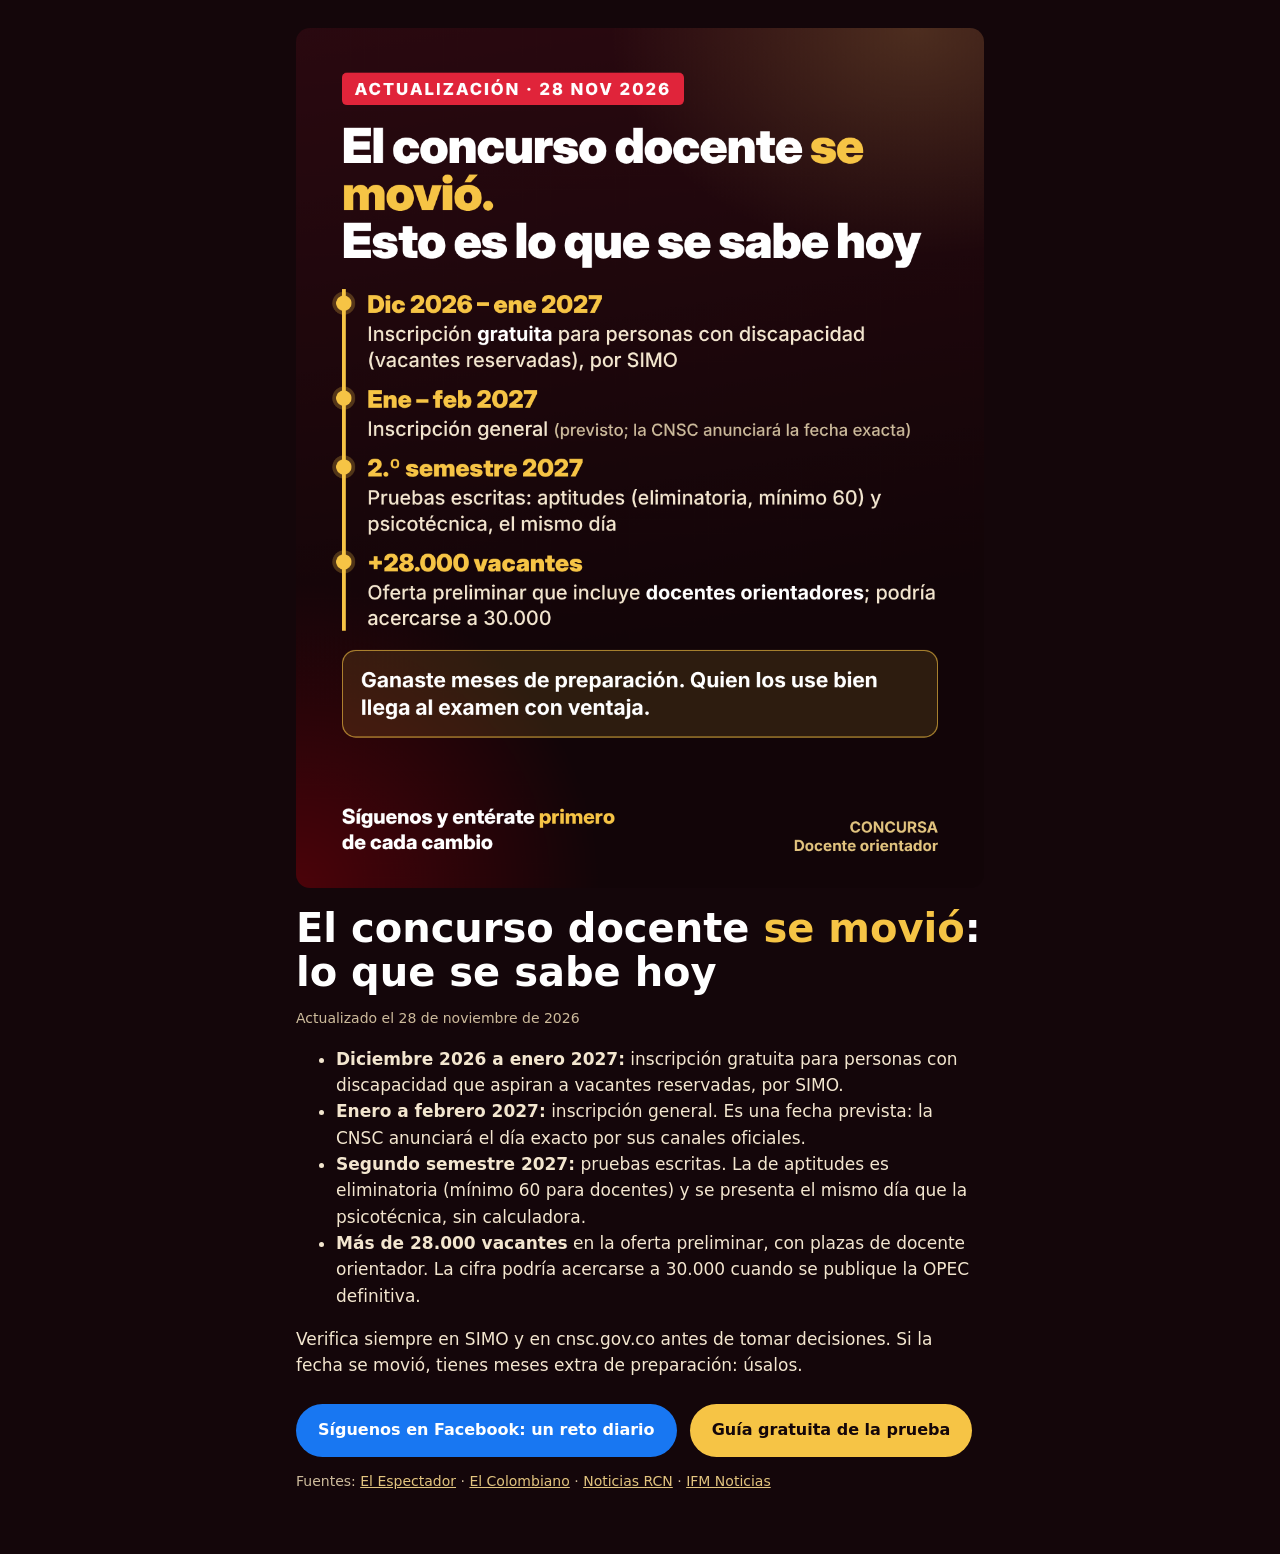
<file: noticias/cronograma-2026/index.html>
<!doctype html><html lang="es"><head><meta charset="utf-8"><meta name="viewport" content="width=device-width,initial-scale=1">
<title>Concurso docente 2026: cronograma actualizado</title>
<meta name="description" content="Inscripciones, pruebas escritas y vacantes del concurso docente 2026, incluidas las de docente orientador. Actualizado el 28 de noviembre de 2026.">
<meta property="og:type" content="article"><meta property="og:title" content="El concurso docente se movió: lo que se sabe hoy">
<meta property="og:description" content="Inscripciones, pruebas escritas y vacantes, incluidas las de docente orientador. Actualizado el 28 nov 2026.">
<meta property="og:image" content="https://fredymor.github.io/concursa-docente-orientador/noticias/cronograma-2026/og.png"><meta property="og:image:width" content="1200"><meta property="og:image:height" content="630">
<meta property="og:url" content="https://fredymor.github.io/concursa-docente-orientador/noticias/cronograma-2026/"><style>:root{--fondo:#14060a;--oro:#f6c445;--crema:#f3e6cf}*{box-sizing:border-box}body{margin:0;background:var(--fondo);color:#fff;font-family:system-ui,-apple-system,"Segoe UI",Roboto,sans-serif;line-height:1.55}main{max-width:720px;margin:0 auto;padding:28px 16px 48px}img{width:100%;height:auto;border-radius:14px;display:block}h1{font-size:clamp(28px,6vw,40px);line-height:1.1;margin:18px 0 8px}h1 span{color:var(--oro)}p,li{color:var(--crema);font-size:17px}a.b{display:inline-block;margin:8px 8px 0 0;padding:14px 22px;border-radius:999px;font-weight:800;text-decoration:none}.o{background:var(--oro);color:#14060a}.f{background:#1877f2;color:#fff}.fx{font-size:14px;color:#cdbb9c}.fx a{color:#e2c47f}</style></head><body><main>
<img src="cronograma.png" alt="Cronograma del concurso docente 2026">
<h1>El concurso docente <span>se movió</span>: lo que se sabe hoy</h1>
<p class="fx">Actualizado el 28 de noviembre de 2026</p>
<ul>
<li><b>Diciembre 2026 a enero 2027:</b> inscripción gratuita para personas con discapacidad que aspiran a vacantes reservadas, por SIMO.</li>
<li><b>Enero a febrero 2027:</b> inscripción general. Es una fecha prevista: la CNSC anunciará el día exacto por sus canales oficiales.</li>
<li><b>Segundo semestre 2027:</b> pruebas escritas. La de aptitudes es eliminatoria (mínimo 60 para docentes) y se presenta el mismo día que la psicotécnica, sin calculadora.</li>
<li><b>Más de 28.000 vacantes</b> en la oferta preliminar, con plazas de docente orientador. La cifra podría acercarse a 30.000 cuando se publique la OPEC definitiva.</li>
</ul>
<p>Verifica siempre en SIMO y en cnsc.gov.co antes de tomar decisiones. Si la fecha se movió, tienes meses extra de preparación: úsalos.</p>
<a class="b f" href="https://www.facebook.com/concursa.docente.orientador">Síguenos en Facebook: un reto diario</a>
<a class="b o" href="https://fredymor.github.io/concursa-docente-orientador/guia/">Guía gratuita de la prueba</a>
<p class="fx">Fuentes: <a href="https://www.elespectador.com/educacion/concurso-docente-2026-tiene-nuevas-fechas-de-inscripcion-asi-quedo-el-cronograma/">El Espectador</a> · <a href="https://www.elcolombiano.com/colombia/concurso-docente-2026-cnsc-fechas-inscripcion-pruebas-OD41420086">El Colombiano</a> · <a href="https://www.noticiasrcn.com/economia/atencion-aspirantes-cnsc-confirma-importantes-cambios-en-el-concurso-docente-2026-1071226">Noticias RCN</a> · <a href="https://ifmnoticias.com/educacion/concurso-docente-2026-abiertas-las-inscripciones-para-las-vacantes-reservadas-a-/">IFM Noticias</a></p>
</main></body></html>
</file>
<file: curso/css/fonts.css>
@font-face{font-family:'IM Fell English';font-style:normal;font-weight:400;font-display:swap;src:url([data-uri]) format('woff2')}
@font-face{font-family:'Alegreya';font-style:normal;font-weight:400;font-display:swap;src:url([data-uri]) format('woff2')}
@font-face{font-family:'Alegreya';font-style:normal;font-weight:500;font-display:swap;src:url([data-uri]) format('woff2')}
@font-face{font-family:'Alegreya';font-style:normal;font-weight:700;font-display:swap;src:url([data-uri]) format('woff2')}
@font-face{font-family:'Alegreya';font-style:italic;font-weight:400;font-display:swap;src:url([data-uri]) format('woff2')}
</file>
<file: curso/css/app.css>
/* Biblioteca del Orientador — hoja de estilo
   Paleta: nogal, cuero verde botella, latón, papel envejecido, tinta sepia, lacre. */
:root{
  --nogal:#24160d;
  --nogal-2:#3a2617;
  --cuero:#183326;
  --cuero-2:#10241b;
  --laton:#c39d52;
  --laton-claro:#e2c47f;
  --papel:#eee2c3;
  --papel-2:#e3d4ad;
  --tinta:#2b2016;
  --tinta-suave:#5b4a37;
  --lacre:#8e2a2a;
  --musgo:#3c6b47;
  --sombra:0 18px 40px rgba(8,4,2,.55);
  --display:'IM Fell English', 'Palatino Linotype', Georgia, serif;
  --texto:'Alegreya', Georgia, 'Times New Roman', serif;
  --seguro-ab: env(safe-area-inset-bottom, 0px);
  --seguro-ar: env(safe-area-inset-top, 0px);
}
*{box-sizing:border-box;-webkit-tap-highlight-color:transparent}
html,body{margin:0;height:100%;background:var(--nogal);color:var(--papel);font-family:var(--texto);font-size:17px;overflow:hidden;overscroll-behavior:none}
button{font:inherit;color:inherit;cursor:pointer}
:focus-visible{outline:2px solid var(--laton-claro);outline-offset:2px}

/* Sala 3D */
#sala{position:fixed;inset:0}
#lienzo{width:100%;height:100%;display:block;touch-action:none}
#etiquetas{position:absolute;inset:0;pointer-events:none;overflow:hidden}
.etq{position:absolute;transform:translate(-50%,-100%);padding:3px 9px 4px;border-radius:2px;background:rgba(238,226,195,.92);color:var(--tinta);font-family:var(--display);font-size:14px;line-height:1.15;white-space:nowrap;box-shadow:0 2px 8px rgba(0,0,0,.4);border:1px solid rgba(91,74,55,.5);transition:opacity .25s}
.etq b{font-family:var(--texto);font-weight:700;font-size:12px;color:var(--lacre);margin-right:5px}
.etq.mesa{background:rgba(24,51,38,.94);color:var(--laton-claro);border-color:var(--laton)}

/* HUD */
#hud{position:fixed;top:calc(10px + var(--seguro-ar));left:10px;right:10px;display:flex;justify-content:space-between;align-items:flex-start;pointer-events:none;z-index:5}
.placa{pointer-events:auto;padding:8px 14px 9px;background:linear-gradient(180deg,#d8b66c,#a8823d 60%,#8d6a2c);color:#2a1a08;border-radius:3px;box-shadow:inset 0 1px 0 rgba(255,240,200,.7),inset 0 -2px 0 rgba(60,35,5,.35),0 6px 16px rgba(0,0,0,.45);max-width:68vw}
.placa-titulo{display:block;font-family:var(--display);font-size:19px;line-height:1.05;letter-spacing:.01em}
.placa-sub{display:block;font-size:12.5px;opacity:.85;margin-top:2px}
.hud-btn{pointer-events:auto;width:42px;height:42px;border-radius:50%;border:1px solid rgba(195,157,82,.6);background:rgba(16,36,27,.85);display:grid;place-items:center}
.hud-btn svg{width:20px;height:20px}

.pista{position:fixed;left:50%;bottom:calc(92px + var(--seguro-ab));transform:translateX(-50%);width:min(88vw,420px);padding:10px 14px;background:rgba(16,36,27,.92);border:1px solid rgba(195,157,82,.5);border-radius:6px;font-size:15px;line-height:1.35;text-align:center;z-index:5}

#dock{position:fixed;left:0;right:0;bottom:0;padding:10px 12px calc(12px + var(--seguro-ab));display:flex;gap:10px;align-items:center;justify-content:center;z-index:5;pointer-events:none}
.dock-btn{pointer-events:auto;display:flex;align-items:center;gap:8px;padding:11px 18px;border-radius:999px;border:1px solid var(--laton);background:linear-gradient(180deg,#1f4030,#132b20);box-shadow:0 8px 20px rgba(0,0,0,.45);font-family:var(--display);font-size:18px;color:var(--laton-claro)}
.dock-btn svg{width:20px;height:20px}
.dock-progreso{pointer-events:auto;padding:8px 12px;border-radius:999px;background:rgba(16,36,27,.85);border:1px solid rgba(195,157,82,.35);font-size:13.5px;color:var(--papel);white-space:nowrap}
.dock-progreso b{color:var(--laton-claro);font-weight:700}

/* Libro (panel) */
.libro{position:fixed;inset:0;z-index:20;display:flex;flex-direction:column;background:var(--papel);color:var(--tinta);animation:abrir .32s ease-out}
@keyframes abrir{from{transform:translateY(18px)}to{transform:none}}
.libro[hidden]{display:none}
.libro-tapa{display:flex;align-items:center;gap:6px;padding:calc(8px + var(--seguro-ar)) 8px 10px;background:radial-gradient(120% 140% at 30% 0%,#24493a 0%,var(--cuero) 45%,var(--cuero-2) 100%);color:var(--laton-claro);border-bottom:3px double var(--laton);box-shadow:0 4px 14px rgba(0,0,0,.35)}
.tapa-volver,.tapa-cerrar{flex:0 0 44px;height:44px;border:0;background:transparent;display:grid;place-items:center;border-radius:50%}
.tapa-volver svg,.tapa-cerrar svg{width:22px;height:22px}
.tapa-textos{flex:1;min-width:0;text-align:center}
.tapa-kicker{display:block;font-size:13px;color:#c9b88f;line-height:1.2}
.libro-tapa h1{margin:2px 0 0;font-family:var(--display);font-weight:400;font-size:clamp(20px,5.4vw,27px);line-height:1.1;color:#f0d896;text-shadow:0 1px 0 rgba(0,0,0,.5)}
.libro-cuerpo{flex:1;overflow-y:auto;-webkit-overflow-scrolling:touch;padding:18px 18px calc(28px + var(--seguro-ab));background:
  radial-gradient(140% 90% at 50% 0%,rgba(255,250,235,.55),transparent 60%),
  repeating-linear-gradient(0deg,rgba(120,90,40,.035) 0 2px,transparent 2px 5px),var(--papel)}
.ancho{max-width:680px;margin:0 auto}

/* Tipografía de lectura */
.libro-cuerpo p,.libro-cuerpo li{font-size:17.5px;line-height:1.6}
.libro-cuerpo h2{font-family:var(--display);font-weight:400;font-size:25px;line-height:1.15;margin:4px 0 10px;color:var(--cuero)}
.libro-cuerpo h3{font-family:var(--display);font-weight:400;font-size:20px;margin:22px 0 8px;color:var(--cuero)}
.libro-cuerpo ol,.libro-cuerpo ul{padding-left:1.3em}
.libro-cuerpo li{margin:4px 0}
.libro-cuerpo .opciones,.libro-cuerpo .lomos,.libro-cuerpo .agenda,.libro-cuerpo .lista-simple{padding-left:0}
.libro-cuerpo .opciones li,.libro-cuerpo .lomos li{margin:0}
body.leyendo #hud,body.leyendo #dock,body.leyendo #pista{display:none}
body.leyendo #sala{visibility:hidden}
.libro-cuerpo b{color:#3a2a14}
.nota{color:var(--tinta-suave);font-size:15px}
.fuentes{margin-top:18px;padding-top:10px;border-top:1px solid rgba(91,74,55,.3);font-size:14.5px;color:var(--tinta-suave)}

/* Pestañas */
.pestanas{display:flex;gap:4px;margin:0 0 16px;border-bottom:1px solid rgba(91,74,55,.35)}
.pestana{flex:1;padding:10px 6px;border:0;background:transparent;font-family:var(--display);font-size:18px;color:var(--tinta-suave);border-bottom:3px solid transparent;margin-bottom:-1px}
.pestana[aria-selected="true"]{color:var(--cuero);border-bottom-color:var(--laton)}

/* Lista de fichas: lomos de libro */
.lomos{list-style:none;padding:0;margin:0;display:flex;flex-direction:column;gap:8px}
.lomo{display:flex;align-items:stretch;border-radius:3px;overflow:hidden;background:#f6eedb;border:1px solid rgba(91,74,55,.28);box-shadow:0 2px 0 rgba(91,74,55,.15)}
.lomo button{flex:1;display:flex;align-items:center;gap:12px;padding:12px 12px;border:0;background:transparent;text-align:left;color:var(--tinta)}
.lomo .num{flex:0 0 30px;height:30px;display:grid;place-items:center;font-family:var(--display);font-size:17px;color:var(--laton-claro);background:var(--cuero);border-radius:50%}
.lomo .tt{flex:1;font-size:16.5px;line-height:1.3}
.lomo .ok{flex:0 0 auto;font-size:13px;color:var(--musgo)}
.lomo.leida .num{background:var(--musgo);color:#f3e8c8}

/* Botones */
.acciones{display:flex;flex-wrap:wrap;gap:10px;margin:18px 0 6px}
.btn{display:inline-flex;align-items:center;justify-content:center;gap:8px;min-height:46px;padding:10px 18px;border-radius:4px;border:1px solid var(--cuero);background:var(--cuero);color:#f0d896;font-size:16.5px;font-weight:500;box-shadow:inset 0 1px 0 rgba(255,255,255,.08),0 2px 0 rgba(0,0,0,.25)}
.btn.sec{background:transparent;color:var(--cuero)}
.btn.lacre{background:var(--lacre);border-color:var(--lacre);color:#f6e7d0}
.btn[disabled]{opacity:.45}
.btn.ancho-total{width:100%}

/* Tarjetas de índice (catálogo) */
.cajon{display:grid;grid-template-columns:1fr;gap:10px}
.ficha-idx{position:relative;display:block;width:100%;text-align:left;padding:12px 14px 12px 16px;border:1px solid rgba(91,74,55,.35);border-radius:2px;background:linear-gradient(180deg,#fbf5e6,#f2e7cb);color:var(--tinta);box-shadow:0 1px 0 rgba(91,74,55,.2)}
.ficha-idx::before{content:'';position:absolute;left:0;right:0;top:30px;border-top:1px solid rgba(142,42,42,.35)}
.ficha-idx .sig{font-family:var(--display);font-size:15px;color:var(--lacre)}
.ficha-idx .nom{display:block;margin-top:8px;font-family:var(--display);font-size:20px;line-height:1.15;color:var(--cuero)}
.ficha-idx .det{display:block;margin-top:4px;font-size:14.5px;color:var(--tinta-suave)}
.ficha-idx .barra{margin-top:8px}
.ficha-idx.mesa{background:linear-gradient(180deg,#24493a,#183326);color:var(--papel);border-color:var(--laton)}
.ficha-idx.mesa::before{border-top-color:rgba(195,157,82,.45)}
.ficha-idx.mesa .sig{color:var(--laton-claro)}
.ficha-idx.mesa .nom{color:#f0d896}
.ficha-idx.mesa .det{color:#d9cba6}
.grupo-titulo{font-family:var(--display);font-size:19px;color:var(--tinta-suave);margin:18px 2px 8px}

.barra{height:6px;border-radius:3px;background:rgba(91,74,55,.18);overflow:hidden}
.barra i{display:block;height:100%;background:linear-gradient(90deg,var(--musgo),#6f9a5c)}

/* Página de lectura */
.pagina{background:#f7efd9;border:1px solid rgba(91,74,55,.25);padding:18px 18px 8px;border-radius:2px;box-shadow:0 1px 0 rgba(91,74,55,.2),0 12px 24px -16px rgba(43,32,22,.5)}
.folio{display:flex;justify-content:space-between;align-items:center;margin:14px 0 0;font-size:14px;color:var(--tinta-suave)}
.paginacion{display:flex;gap:10px;margin-top:14px}
.paginacion .btn{flex:1}

/* Preguntas */
.q-meta{display:flex;flex-wrap:wrap;gap:6px 14px;align-items:center;font-size:14px;color:var(--tinta-suave);margin-bottom:10px}
.q-meta .marcar{border:0;background:transparent;color:#2c5d8a;text-decoration:underline;padding:6px 0}
.q-meta .marcar[aria-pressed="true"]{color:var(--lacre)}
.q-ctx{font-size:17.5px;line-height:1.6;margin:0 0 8px}
.q-enun{font-size:17.5px;line-height:1.6;margin:0 0 12px;font-weight:500}
.opciones{list-style:none;margin:0;padding:0;display:flex;flex-direction:column;gap:8px}
.opcion{display:flex;gap:10px;align-items:flex-start;width:100%;padding:11px 12px;border:1px solid rgba(91,74,55,.35);border-radius:4px;background:#fbf6e8;color:var(--tinta);text-align:left;font-size:16.5px;line-height:1.45}
.opcion .let{flex:0 0 28px;height:28px;border-radius:50%;border:1.5px solid var(--tinta-suave);display:grid;place-items:center;font-weight:700;font-size:14px}
.opcion[aria-checked="true"]{border-color:var(--cuero);background:#e8efe2;box-shadow:inset 0 0 0 1px var(--cuero)}
.opcion[aria-checked="true"] .let{background:var(--cuero);border-color:var(--cuero);color:#f0d896}
.opcion.correcta{border-color:var(--musgo);background:#e2eedb}
.opcion.correcta .let{background:var(--musgo);border-color:var(--musgo);color:#fff}
.opcion.errada{border-color:var(--lacre);background:#f4dfd8}
.opcion.errada .let{background:var(--lacre);border-color:var(--lacre);color:#fff}
.opcion[disabled]{cursor:default}
.retro{margin-top:14px;padding:12px 14px;border-left:4px solid var(--musgo);background:#efe8d2;border-radius:0 4px 4px 0}
.retro.mal{border-left-color:var(--lacre)}
.retro h4{margin:0 0 6px;font-family:var(--display);font-weight:400;font-size:19px}
.retro p{margin:6px 0;font-size:16px;line-height:1.55}
.retro .src{font-size:14px;color:var(--tinta-suave)}

/* Examen */
.examen-barra{position:sticky;top:-18px;margin:-18px -18px 14px;padding:10px 14px;background:#e6d7b1;border-bottom:1px solid rgba(91,74,55,.35);display:flex;align-items:center;justify-content:space-between;gap:10px;z-index:2}
.reloj{font-variant-numeric:tabular-nums;font-weight:700;font-size:18px;color:var(--cuero)}
.reloj.urgente{color:var(--lacre)}
.mapa{display:grid;grid-template-columns:repeat(auto-fill,minmax(42px,1fr));gap:6px;margin:10px 0}
.mapa button{height:42px;border-radius:3px;border:1px solid rgba(91,74,55,.4);background:#fbf6e8;font-weight:700;font-size:14px;position:relative}
.mapa button.resp{background:var(--cuero);color:#f0d896;border-color:var(--cuero)}
.mapa button.marc::after{content:'';position:absolute;top:3px;right:3px;width:7px;height:7px;border-radius:50%;background:var(--lacre)}
.mapa button.actual{outline:2px solid var(--laton);outline-offset:1px}
.mapa button.ok{background:var(--musgo);color:#fff;border-color:var(--musgo)}
.mapa button.mal{background:var(--lacre);color:#fff;border-color:var(--lacre)}
.parte{font-family:var(--display);font-size:16px;color:var(--lacre);margin:0 0 6px}

/* Resultados */
.sello{display:flex;gap:16px;align-items:center;padding:16px;border:1px solid rgba(91,74,55,.35);background:#f7efd9;border-radius:3px}
.sello svg{flex:0 0 110px;width:110px;height:110px}
.sello .cifra{font-family:var(--display);font-size:40px;line-height:1;color:var(--cuero)}
.sello .leyenda{font-size:15px;color:var(--tinta-suave);margin-top:4px}
.indicadores{display:grid;grid-template-columns:repeat(3,1fr);gap:8px;margin:12px 0}
.indicador{padding:10px;border:1px solid rgba(91,74,55,.3);background:#fbf6e8;border-radius:3px}
.indicador span{display:block;font-size:13px;color:var(--tinta-suave)}
.indicador strong{display:block;font-family:var(--display);font-weight:400;font-size:24px;color:var(--cuero)}
.perfil{display:flex;flex-direction:column;gap:9px;margin:8px 0}
.perfil-fila{display:grid;grid-template-columns:1fr 48px;gap:4px 8px;align-items:center;font-size:14.5px;line-height:1.3}
.perfil-fila .barra{grid-column:1 / -1;height:8px}
.perfil-fila em{font-style:normal;font-weight:700;text-align:right;color:var(--cuero)}
.perfil-fila .barra i.bajo{background:linear-gradient(90deg,var(--lacre),#b8573f)}
.theta{position:relative;height:30px;margin:6px 0 2px;border-radius:3px;background:linear-gradient(90deg,#d9c39a,#b9cf9e)}
.theta i{position:absolute;top:-4px;bottom:-4px;width:4px;margin-left:-2px;background:var(--tinta);border-radius:2px}
.theta-esc{display:flex;justify-content:space-between;font-size:12.5px;color:var(--tinta-suave)}

/* Historial y sesiones */
.lista-simple{list-style:none;padding:0;margin:0;display:flex;flex-direction:column;gap:8px}
.lista-simple li{padding:12px 14px;background:#fbf6e8;border:1px solid rgba(91,74,55,.28);border-radius:3px;font-size:15.5px}
.lista-simple li button{border:0;background:transparent;padding:0;text-align:left;width:100%;color:inherit}
.fila-flex{display:flex;justify-content:space-between;align-items:baseline;gap:10px}
.fila-flex strong{font-family:var(--display);font-weight:400;font-size:19px;color:var(--cuero)}
.agenda{list-style:none;margin:0;padding:0;counter-reset:paso}
.agenda li{display:grid;grid-template-columns:34px 1fr auto;gap:10px;align-items:center;padding:10px 0;border-bottom:1px dashed rgba(91,74,55,.35);font-size:16px}
.agenda li::before{counter-increment:paso;content:counter(paso);width:30px;height:30px;border-radius:50%;display:grid;place-items:center;background:#e2d3ac;font-family:var(--display);font-size:16px;color:var(--cuero)}
.agenda li.activo::before{background:var(--cuero);color:#f0d896}
.agenda li.hecho{color:var(--tinta-suave)}
.agenda li.hecho::before{background:var(--musgo);color:#fff}
.agenda .min{font-size:14px;color:var(--tinta-suave)}
.caso{padding:14px 16px;background:#f7efd9;border:1px solid rgba(91,74,55,.3);border-left:5px solid var(--lacre);font-size:17px;line-height:1.6}
label.campo{display:block;margin:12px 0 4px;font-size:15px;color:var(--tinta-suave)}
input.campo,textarea.campo,select.campo{width:100%;padding:11px 12px;border:1px solid rgba(91,74,55,.45);border-radius:3px;background:#fffaf0;color:var(--tinta);font:inherit;font-size:16px}
textarea.campo{min-height:96px;resize:vertical}
.reloj-sesion{font-family:var(--display);font-size:44px;text-align:center;color:var(--cuero);font-variant-numeric:tabular-nums;margin:6px 0}

/* Modo proyección */
.proyeccion{position:fixed;inset:0;z-index:40;background:var(--cuero-2);color:var(--papel);display:flex;flex-direction:column;padding:calc(16px + var(--seguro-ar)) 22px calc(16px + var(--seguro-ab));overflow:auto}
.proyeccion h2{font-family:var(--display);font-weight:400;font-size:clamp(24px,6vw,44px);color:#f0d896;margin:0 0 14px}
.proyeccion p,.proyeccion li{font-size:clamp(18px,3.6vw,30px);line-height:1.45}
.proyeccion .btn{align-self:flex-start;margin-top:auto;background:transparent;border-color:var(--laton);color:var(--laton-claro)}

/* Catálogo (cajón) */
.catalogo-cab{display:flex;justify-content:space-between;align-items:baseline;gap:10px;margin-bottom:6px}

.aviso{position:fixed;left:50%;top:calc(70px + var(--seguro-ar));transform:translateX(-50%);z-index:60;padding:10px 16px;background:var(--cuero);color:#f0d896;border:1px solid var(--laton);border-radius:4px;box-shadow:var(--sombra);font-size:15.5px;max-width:90vw;text-align:center}

.vacío,.vacio{padding:16px;border:1px dashed rgba(91,74,55,.45);border-radius:3px;color:var(--tinta-suave);font-size:15.5px;text-align:center}

@media (min-width:760px){
  .cajon{grid-template-columns:1fr 1fr}
  .libro-cuerpo{padding:26px 26px 40px}
}
@media (max-height:480px) and (orientation:landscape){
  .placa-sub{display:none}
  .pista{bottom:70px}
}
@media (prefers-reduced-motion:reduce){
  .libro{animation:none}
}
.libro-cuerpo a{color:var(--cuero);text-decoration-color:var(--laton);text-underline-offset:3px}

/* Portada con el logo del curso */
.portada{position:fixed;inset:0;z-index:30;display:flex;flex-direction:column;align-items:center;justify-content:center;gap:26px;padding:calc(24px + var(--seguro-ar)) 18px calc(28px + var(--seguro-ab));background:radial-gradient(120% 80% at 50% 28%,#8c1020 0%,#72020b 45%,#4a0108 100%);color:#fbecd5;text-align:center;transition:opacity .45s ease}
.portada img{display:block;width:min(100%,760px);height:auto;border-radius:6px;box-shadow:0 18px 40px rgba(25,0,3,.55),0 0 0 1px rgba(232,196,120,.65)}
.portada-texto{display:flex;flex-direction:column;align-items:center;gap:22px}
.portada-nombre{margin:0;font-family:var(--display);font-weight:400;font-size:clamp(42px,12vw,68px);line-height:1;color:#fbecd5;text-shadow:0 2px 0 rgba(40,0,5,.5)}
.portada-nombre small{display:block;margin-top:8px;font-size:clamp(23px,6.4vw,36px);color:#e8c478}
.btn-portada{min-height:52px;padding:12px 28px;border-radius:999px;border:1px solid #e8c478;background:#fbecd5;color:#72020b;font-family:var(--display);font-size:20px;box-shadow:0 10px 22px rgba(20,0,3,.45)}
.btn-portada[disabled]{background:transparent;color:#e8c478;box-shadow:none}
.portada.saliendo{opacity:0;pointer-events:none}
.portada[hidden]{display:none}
@media (orientation:landscape) and (max-height:560px){
  .portada{flex-direction:row;gap:30px;padding-left:calc(24px + env(safe-area-inset-left,0px));padding-right:calc(24px + env(safe-area-inset-right,0px))}
  .portada img{width:auto;max-width:58vw;max-height:78vh}
  .portada-nombre{font-size:clamp(34px,7vh,52px)}
}
@media (prefers-reduced-motion:reduce){.portada{transition:none}}

/* Activación por teléfono */
.portada{overflow-y:auto;justify-content:flex-start}
.portada>*{flex-shrink:0}
.portada>:first-child{margin-top:auto}
.portada>:last-child{margin-bottom:auto}
.activacion{width:min(100%,440px);display:flex;flex-direction:column;align-items:stretch;gap:12px;text-align:left}
.activacion[hidden]{display:none}
.act-titulo{margin:0;font-family:var(--display);font-weight:400;font-size:26px;color:#fbecd5;text-align:center}
.act-guia{margin:0;font-size:16px;line-height:1.5;color:#f1d9bd;text-align:center}
.equipo{display:flex;flex-direction:column;align-items:center;gap:2px;padding:12px;border:1px solid rgba(232,196,120,.55);border-radius:6px;background:rgba(40,0,6,.35)}
.equipo span{font-size:14px;color:#e8c478}
.equipo strong{font-family:var(--texto);font-weight:700;font-size:34px;letter-spacing:.08em;color:#fbecd5;font-variant-numeric:tabular-nums}
.act-botones{display:flex;gap:10px;flex-wrap:wrap}
.act-botones .btn-portada{flex:1 1 auto;font-size:18px;padding:10px 18px}
.btn-linea{min-height:52px;flex:0 0 auto;padding:10px 18px;border-radius:999px;border:1px solid #e8c478;background:transparent;color:#fbecd5;font-size:16px}
.act-etq{margin-top:6px;font-size:15px;color:#e8c478}
.act-campo{width:100%;min-height:52px;padding:12px 14px;border-radius:6px;border:1px solid #e8c478;background:#fbecd5;color:#3a0006;font:inherit;font-size:18px;letter-spacing:.04em;text-transform:uppercase}
.act-campo::placeholder{text-transform:none;letter-spacing:0;color:#9a6a5a}
.act-error{margin:0;min-height:1.3em;font-size:15px;line-height:1.4;color:#ffd6a8}
.portada.activando .portada-nombre{font-size:clamp(30px,8vw,46px)}
.portada.activando .portada-nombre small{font-size:clamp(19px,5vw,26px)}
.portada.activando img{width:min(100%,560px)}
@media (orientation:landscape) and (max-height:560px){
  .portada.activando{align-items:flex-start}
  .portada.activando img{max-width:44vw;position:sticky;top:0;align-self:flex-start;margin-top:auto;margin-bottom:auto}
}
/* números de altura completa en códigos: el cero no debe parecer una «o» */
.equipo strong,.act-campo{font-variant-numeric:lining-nums tabular-nums}

/* Contenido completo: documentos del estante */
.libro-cuerpo .docs-lista{list-style:none;margin:6px 0 18px;padding:0;display:flex;flex-direction:column;gap:10px}
.doc-ficha{display:flex;flex-direction:column;gap:6px;padding:14px 14px 14px 18px;border:1px solid rgba(91,74,55,.32);border-left:6px solid var(--cuero);border-radius:3px;background:linear-gradient(180deg,#fbf6e8,#f3e8cd);box-shadow:0 1px 0 rgba(91,74,55,.18)}
.doc-titulo{font-family:var(--display);font-size:19px;line-height:1.2;color:var(--cuero)}
.doc-det{font-size:14.5px;line-height:1.4;color:var(--tinta-suave)}
.doc-ficha .btn{align-self:flex-start;margin-top:4px}
h2.separado{margin-top:30px;padding-top:18px;border-top:1px solid rgba(91,74,55,.3)}

/* Visor de documentos */
.libro-cuerpo.modo-visor{padding:0 0 calc(18px + var(--seguro-ab));background:#5c5248}
.libro-cuerpo.modo-visor .ancho{max-width:none}
.visor-barra{position:sticky;top:0;left:0;z-index:3;display:flex;justify-content:space-between;align-items:center;gap:10px;padding:8px 12px;background:#e6d7b1;border-bottom:1px solid rgba(91,74,55,.4);color:var(--tinta)}
.visor-pag{display:flex;align-items:center;gap:6px;font-size:15px}
.visor-pag input{width:62px;min-height:40px;padding:4px 6px;border:1px solid rgba(91,74,55,.5);border-radius:4px;background:#fffaf0;font:inherit;font-size:16px;text-align:center;font-variant-numeric:lining-nums tabular-nums}
.visor-zoom{display:flex;align-items:center;gap:4px}
.visor-zoom button{width:42px;height:42px;border-radius:50%;border:1px solid var(--cuero);background:#fbf6e8;color:var(--cuero);font-size:22px;line-height:1}
.visor-zoom span{min-width:56px;text-align:center;font-size:14.5px;font-variant-numeric:lining-nums tabular-nums}
.visor-hojas{display:flex;flex-direction:column;align-items:center;gap:12px;padding:12px 8px;margin:0 auto;-webkit-user-select:none;user-select:none;-webkit-touch-callout:none}
.hoja{position:relative;flex:0 0 auto;background:#fff;box-shadow:0 4px 14px rgba(0,0,0,.35)}
.hoja canvas{display:block;width:100%;height:100%;pointer-events:none}
.hoja-num{position:absolute;inset:0;display:grid;place-items:center;font-family:var(--display);font-size:42px;color:#d9d2c4}
.hoja.lista .hoja-num{display:none}
.visor-estado{margin:40px 18px;padding:18px;border-radius:4px;background:var(--papel);color:var(--tinta);text-align:center;font-size:16px}

/* Ruta del curso */
.video-ruta{margin:0 0 6px}
.video-ruta video{display:block;width:100%;border-radius:6px;background:#000}
.video-portada{display:flex;flex-direction:column;align-items:center;justify-content:center;gap:12px;width:100%;aspect-ratio:16/9;min-height:180px;border:0;border-radius:6px;background:radial-gradient(120% 120% at 30% 20%,#24493a,#10241b 70%);color:#f0d896;font-family:var(--display);font-size:20px;box-shadow:inset 0 0 0 2px rgba(195,157,82,.6)}
.video-play{width:68px;height:68px;border-radius:50%;border:2px solid var(--laton-claro);display:grid;place-items:center;position:relative}
.video-play::after{content:'';margin-left:6px;border-style:solid;border-width:14px 0 14px 22px;border-color:transparent transparent transparent var(--laton-claro)}
.libro-cuerpo .ruta-pasos{list-style:none;margin:0;padding:0;counter-reset:paso}
.ruta-pasos li{position:relative;padding:4px 0 14px 46px;font-size:16.5px;line-height:1.5}
.ruta-pasos li::before{counter-increment:paso;content:counter(paso);position:absolute;left:0;top:2px;width:32px;height:32px;border-radius:50%;display:grid;place-items:center;background:var(--cuero);color:#f0d896;font-family:var(--display);font-size:17px}
.ruta-pasos li:not(:last-child)::after{content:'';position:absolute;left:15px;top:38px;bottom:2px;border-left:2px dotted rgba(60,107,71,.6)}
.ruta-pasos a{display:inline-block;margin-top:2px}
.etq.mesa svg{width:11px;height:11px;margin-right:5px;vertical-align:-1px;fill:var(--laton-claro)}

/* ───────── Retos gamificados ───────── */
.pestana{font-size:17px;padding:10px 2px}
.estrellas{display:inline-flex;gap:2px;vertical-align:middle}
.estrellas i{width:18px;height:18px;display:block}
.estrellas svg{width:100%;height:100%;fill:none;stroke:#b39b6c;stroke-width:1.4}
.estrellas i.on svg{fill:#c9952e;stroke:#8d6a2c}
.sello .estrellas{margin:6px 0 2px}.sello .estrellas i{width:24px;height:24px}
.dock-est{color:var(--laton-claro)}
#dockProgreso{cursor:pointer}
.sello-mini{margin-left:6px;color:var(--lacre)}

.libro-cuerpo .retos-lista{list-style:none;margin:10px 0 0;padding:0;display:flex;flex-direction:column;gap:10px}
.reto-carta button{display:flex;align-items:center;gap:12px;width:100%;padding:14px 12px;border:1px solid rgba(91,74,55,.35);border-radius:4px;background:linear-gradient(180deg,#fbf5e6,#f0e3c3);color:var(--tinta);text-align:left;box-shadow:0 2px 0 rgba(91,74,55,.18)}
.reto-ico{flex:0 0 46px;height:46px;border-radius:50%;display:grid;place-items:center;background:var(--cuero);color:var(--laton-claro)}
.reto-ico svg{width:26px;height:26px}
.reto-carta.superado .reto-ico{background:var(--lacre)}
.reto-carta.bloqueado button{opacity:.6;background:#ece2c8}
.reto-carta.bloqueado .reto-ico{background:#8a7a62}
.reto-txt{flex:1;min-width:0;display:flex;flex-direction:column;gap:2px}
.reto-niv{font-size:13px;color:var(--lacre);font-family:var(--display)}
.reto-nom{font-family:var(--display);font-size:19px;line-height:1.15;color:var(--cuero)}
.reto-det{font-size:14.5px;line-height:1.35;color:var(--tinta-suave)}
.reto-premio{font-size:13.5px;line-height:1.3;color:#7a5a20}
.reto-carta .estrellas{flex-direction:column;gap:1px}
.reto-carta .estrellas i{width:16px;height:16px}
.aviso-retos{display:flex;flex-wrap:wrap;align-items:center;gap:10px 12px;margin:18px 0 4px;padding:12px 14px;border:1px dashed rgba(91,74,55,.5);border-radius:4px;background:#f3ead2}
.aviso-retos>span{flex:0 0 40px;height:40px;border-radius:50%;display:grid;place-items:center;background:var(--cuero);color:var(--laton-claro)}
.aviso-retos svg{width:22px;height:22px}
.aviso-retos p{flex:1 1 180px;margin:0;font-size:15.5px;line-height:1.4}

.reto-intro{margin:0 0 12px;padding:10px 14px;border-left:4px solid var(--laton);background:#f3ead2;font-size:16.5px;line-height:1.5;font-style:italic}
.fase{font-family:var(--display);font-size:16px;color:var(--lacre);margin:4px 0 6px}
@keyframes sacudir{0%,100%{transform:none}25%{transform:translateX(-5px)}75%{transform:translateX(5px)}}
@keyframes aparecer{from{opacity:0;transform:scale(.92)}to{opacity:1;transform:none}}

/* Rompecabezas */
.puzzle{display:grid;gap:3px;padding:3px;margin:0;border-radius:4px;background:#5a1f22;box-shadow:0 6px 16px rgba(43,32,22,.35);aspect-ratio:1400/788}
.pieza{display:grid;place-items:center;border-radius:2px;background-color:#e8dcbc;background-image:repeating-linear-gradient(45deg,rgba(91,74,55,.08) 0 4px,transparent 4px 9px);font-family:var(--display);font-size:24px;color:#8d7a5a}
.pieza.abierta{background-image:url(../img/portada.jpg);background-repeat:no-repeat}
.pieza.nueva{animation:aparecer .45s ease-out}
.puzzle-marco{position:sticky;top:-18px;z-index:2;margin:0 -18px 8px;padding:8px 18px;background:#efe4c6;border-bottom:1px solid rgba(91,74,55,.3)}
.puzzle-marco .puzzle{width:min(100%,calc(24vh * 1.777));margin:0 auto}
.puzzle.completo{gap:0;padding:0}
.puzzle.completo .pieza{border-radius:0}
.libro-cuerpo .parejas{list-style:none;margin:8px 0 0;padding:0;display:flex;flex-direction:column;gap:8px}
.parejas li{margin:0}
.pareja{display:flex;gap:10px;align-items:flex-start;width:100%;padding:11px 12px;border:1px solid rgba(91,74,55,.35);border-radius:4px;background:#fbf6e8;color:var(--tinta);text-align:left;font-size:16px;line-height:1.45}
.pareja.sel{border-color:var(--cuero);background:#e8efe2;box-shadow:inset 0 0 0 1px var(--cuero)}
.pareja.hecha{background:#e2eedb;border-color:var(--musgo)}
.pz-num{flex:0 0 28px;height:28px;border-radius:3px;display:grid;place-items:center;background:#e2d3ac;font-family:var(--display);font-size:16px;color:var(--cuero)}
.pareja.hecha .pz-num{background:var(--musgo);color:#fff}
.pz-txt{flex:1}
.pareja-r{display:block;margin-top:4px;font-size:14px;font-weight:700;color:var(--musgo)}
.bandeja{position:sticky;bottom:calc(-28px - var(--seguro-ab));z-index:2;margin:14px -18px 0;padding:10px 14px calc(12px + var(--seguro-ab));background:#e6d7b1;border-top:1px solid rgba(91,74,55,.4);box-shadow:0 -8px 18px -10px rgba(43,32,22,.45)}
.bandeja .acciones{margin:10px 0 0}
.reto-msg{font-size:15px;line-height:1.4;margin:0 0 8px;color:var(--tinta)}
.reto-msg.bien{color:#2d5a38}
.reto-msg.mal{color:#7a2020;animation:sacudir .3s}
.chips{display:flex;flex-wrap:wrap;gap:6px;max-height:28vh;overflow-y:auto}
.chip{padding:8px 12px;min-height:40px;border:1px solid var(--cuero);border-radius:999px;background:#fbf6e8;color:var(--cuero);font-size:14.5px;line-height:1.25;text-align:left}
.chip.sel{background:var(--cuero);color:#f0d896}
.chip[disabled]{opacity:.5}
.carta-flujo{border-radius:4px}

/* Prioridades */
.libro-cuerpo .orden-lista{list-style:none;margin:8px 0 0;padding:0;display:flex;flex-direction:column;gap:8px}
.orden-lista li{margin:0}
.orden-item{display:flex;gap:12px;align-items:center;width:100%;padding:12px;border:1px solid rgba(91,74,55,.35);border-radius:4px;background:#fbf6e8;color:var(--tinta);text-align:left;font-size:16px;line-height:1.45}
.orden-num{flex:0 0 32px;height:32px;border-radius:50%;border:1.5px dashed var(--tinta-suave);display:grid;place-items:center;font-family:var(--display);font-size:18px}
.orden-item.asignado{border-color:var(--cuero);background:#e8efe2}
.orden-item.asignado .orden-num{border:0;background:var(--cuero);color:#f0d896}
.libro-cuerpo .orden-resuelto{padding-left:1.4em}
.orden-resuelto li{margin:8px 0;padding:4px 0 4px 6px}
.orden-resuelto li.ok::marker{color:var(--musgo);font-weight:700}
.orden-resuelto li.mal::marker{color:var(--lacre);font-weight:700}
.orden-resuelto .porque{font-size:15px;color:var(--tinta-suave)}

/* Diagrama de flujo */
.flujo{display:flex;flex-direction:column;align-items:stretch;margin:4px 0 0}
.fl-nodo{display:block;width:100%;padding:10px 12px;border:1.5px solid var(--cuero);border-radius:4px;background:#fbf6e8;color:var(--tinta);font:inherit;font-size:15.5px;line-height:1.35;text-align:center}
.fl-inicio,.fl-fin{border-radius:999px;background:var(--cuero);color:#f0d896}
.fl-decision{position:relative;border-color:#7a5a20;background:#f6e9c6;padding-left:34px;padding-right:34px}
.fl-decision::before,.fl-decision::after{content:'';position:absolute;top:50%;width:12px;height:12px;margin-top:-6px;border:1.5px solid #7a5a20;background:#e9d29c;transform:rotate(45deg)}
.fl-decision::before{left:10px}.fl-decision::after{right:10px}
.fl-nodo.hueco{border-style:dashed;background:#fffaf0;color:var(--tinta-suave);font-style:italic}
.fl-nodo.hueco.lleno{border-style:solid;color:var(--tinta);font-style:normal}
.fl-nodo.hueco.sel{box-shadow:0 0 0 3px rgba(195,157,82,.8);border-color:var(--laton)}
.fl-nodo.hueco.ok{border-color:var(--musgo);background:#e2eedb}
.fl-nodo.hueco.mal{border-color:var(--lacre);background:#f4dfd8}
.fl-nodo[disabled]{cursor:default}
.fl-correccion{margin:4px 0 0;padding:8px 10px;border-left:3px solid var(--lacre);background:#efe8d2;font-size:14.5px;line-height:1.4}
.fl-flecha{display:block;align-self:center;width:2px;height:20px;margin:2px 0 6px;background:var(--tinta-suave);position:relative}
.fl-flecha::after{content:'';position:absolute;left:-5px;bottom:-6px;border-left:6px solid transparent;border-right:6px solid transparent;border-top:8px solid var(--tinta-suave)}
.rama{display:flex;flex-direction:column;gap:10px;margin:8px 0 0 8px;padding-left:12px;border-left:2px dashed rgba(91,74,55,.5)}
.rama-camino{display:flex;flex-direction:column}
.rama-et{align-self:flex-start;margin:0 0 6px;padding:2px 10px;border-radius:999px;font-size:13px;font-weight:700}
.rama-et.si{background:#d6e6cf;color:#2d5a38}
.rama-et.no{background:#f0d9cf;color:#7a2020}

/* Fichero y contrarreloj */
.mazo-cab{display:flex;justify-content:space-between;align-items:center;font-size:14.5px;color:var(--tinta-suave);margin:0 0 8px}
.racha{padding:2px 10px;border-radius:999px;background:#e6d7b1;font-weight:700}
.racha.viva{background:var(--lacre);color:#f6e7d0}
.tiempo{height:8px;border-radius:4px;background:rgba(91,74,55,.18);overflow:hidden;margin:0 0 10px}
.tiempo i{display:block;height:100%;background:linear-gradient(90deg,var(--musgo),#6f9a5c);transition:width .2s linear}
.tiempo i.urgente{background:var(--lacre)}
.carta-fichero{position:relative;margin:0 0 14px;padding:26px 18px 16px;border:1px solid rgba(91,74,55,.4);border-radius:3px;background:linear-gradient(180deg,#fffaf0,#f6ecd2);box-shadow:0 10px 22px -12px rgba(43,32,22,.55)}
.carta-fichero.nueva{animation:aparecer .3s ease-out}
.carta-fichero::before{content:'';position:absolute;left:0;right:0;top:20px;border-top:1px solid rgba(142,42,42,.35)}
.carta-fichero p{margin:6px 0 0;font-size:18px;line-height:1.5}
.carta-num{position:absolute;top:2px;left:12px;font-family:var(--display);font-size:14px;color:var(--lacre)}
.carta-fichero.ok{border-color:var(--musgo)}
.carta-fichero.mal{border-color:var(--lacre);animation:sacudir .3s}
.cajones{display:grid;grid-template-columns:1fr 1fr;gap:8px}
.cajones.n3{grid-template-columns:1fr 1fr 1fr}
.cajon-btn{display:flex;flex-direction:column;align-items:center;justify-content:center;gap:4px;min-height:86px;padding:10px 8px;border:1px solid #3a2617;border-radius:4px;background:linear-gradient(180deg,#6b4a2c,#4a3420);color:#f3e5c4;font-size:15.5px;line-height:1.25;text-align:center;box-shadow:inset 0 1px 0 rgba(255,230,180,.25),0 3px 0 #24160d}
.cajon-btn:active{transform:translateY(2px);box-shadow:inset 0 1px 0 rgba(255,230,180,.25),0 1px 0 #24160d}
.tirador{width:34px;height:8px;border-radius:4px;background:linear-gradient(180deg,#e2c47f,#a8823d);box-shadow:0 1px 0 rgba(0,0,0,.4)}
.cajon-nom{font-family:var(--display);font-size:17px}
.cajon-btn small{font-size:12.5px;color:#d9c49a}
.reto-veredicto .cajon-btn{min-height:70px}
.reto-veredicto .cajon-btn:first-child{background:linear-gradient(180deg,#3c6b47,#24452c);border-color:#1d3a24;box-shadow:inset 0 1px 0 rgba(255,255,255,.2),0 3px 0 #13261a}
.reto-veredicto .cajon-btn:last-child{background:linear-gradient(180deg,#9a3434,#6e1f1f);border-color:#4f1414;box-shadow:inset 0 1px 0 rgba(255,255,255,.2),0 3px 0 #3a0e0e}
.reto-veredicto .tirador{display:none}
.reto-veredicto .cajon-nom{font-size:21px}

/* Cierre y vitrina */
.titulo-ganado{display:flex;align-items:center;gap:14px;margin:14px 0;padding:14px 16px;border:1px solid var(--laton);border-radius:6px;background:radial-gradient(120% 140% at 20% 0%,#24493a,#10241b 80%);color:var(--papel);animation:aparecer .5s ease-out}
.titulo-ganado svg{flex:0 0 58px;width:58px;height:58px}
.titulo-ganado span{display:block;font-size:13.5px;color:#c9b88f}
.titulo-ganado strong{display:block;font-family:var(--display);font-weight:400;font-size:25px;line-height:1.1;color:#f0d896}
.titulo-ganado em{display:block;margin-top:4px;font-style:normal;font-size:14px;line-height:1.35;color:#d9cba6}
.desbloqueo{display:flex;align-items:center;gap:12px;margin:10px 0;padding:10px 14px;border:1px solid var(--musgo);border-radius:4px;background:#e2eedb}
.desbloqueo>span{flex:0 0 38px;height:38px;border-radius:50%;display:grid;place-items:center;background:var(--musgo);color:#fff}
.desbloqueo svg{width:22px;height:22px}
.desbloqueo p{margin:0;font-size:16px}
.sello-estante{display:flex;align-items:center;gap:12px;margin:16px 0 4px;padding:12px 14px;border:1px solid rgba(142,42,42,.45);border-radius:4px;background:#f4e4d8}
.sello-estante svg{flex:0 0 50px;width:50px;height:50px}
.sello-estante p{margin:0;font-size:15.5px;line-height:1.4}
.indicador strong small{font-size:15px;color:var(--tinta-suave)}
.sellos{display:grid;grid-template-columns:repeat(5,1fr);gap:10px;margin:8px 0}
.sello-est{display:flex;flex-direction:column;align-items:center;gap:4px;padding:0;border:0;background:transparent;color:var(--tinta)}
.medallon{width:54px;height:54px;border-radius:50%;display:grid;place-items:center;border:2px dashed #b39b6c;font-family:var(--display);font-size:18px;color:#8d7a5a;background:#f6eedb}
.sello-est.logrado .medallon{border:2px solid #e2c47f;background:radial-gradient(circle at 35% 30%,#b13b3b,#8e2a2a 60%,#6e1f1f);color:#f0d896;box-shadow:0 3px 8px rgba(80,10,10,.4),inset 0 0 0 4px rgba(226,196,127,.35)}
.sello-txt{font-size:13px;color:var(--tinta-suave)}
.estado-titulo{flex:0 0 auto;font-size:13.5px;padding:3px 10px;border-radius:999px;background:#e6d7b1;color:var(--tinta-suave);white-space:nowrap}
.estado-titulo.vigente{background:var(--musgo);color:#fff}
.estado-titulo.vencido{background:#f0d9cf;color:#7a2020}
.titulos li button[disabled]{opacity:.55}
@media (min-width:760px){.bandeja{bottom:-40px;margin-left:-26px;margin-right:-26px}.puzzle-marco{top:-26px;margin-left:-26px;margin-right:-26px;padding-left:26px;padding-right:26px}}
@media (prefers-reduced-motion:reduce){.pieza.nueva,.carta-fichero.nueva,.titulo-ganado{animation:none}.reto-msg.mal,.carta-fichero.mal{animation:none}}

/* Versión de prueba y autoría */
.prueba-resta{margin:-6px 0 0;font-size:16px;color:#f1d9bd;text-align:center}
.prueba-fin{width:min(100%,440px);display:flex;flex-direction:column;gap:12px}
.prueba-fin[hidden]{display:none}
.autoria{margin:4px 0 0;font-size:13px;color:rgba(241,217,189,.75);text-align:center}
.bloqueo-caja{display:flex;flex-wrap:wrap;align-items:center;gap:10px 12px;margin:14px 0;padding:14px;border:1px solid rgba(114,2,11,.35);border-left:5px solid #72020b;border-radius:4px;background:#f6e6dc}
.bloqueo-caja>span{flex:0 0 40px;height:40px;border-radius:50%;display:grid;place-items:center;background:#72020b;color:#fbecd5}
.bloqueo-caja svg{width:22px;height:22px}
.bloqueo-caja p{flex:1 1 200px;margin:0;font-size:16px;line-height:1.45}
.candado-mini{display:inline-grid;vertical-align:-3px;margin-left:6px;width:16px;height:16px;color:var(--lacre)}
.candado-mini svg{width:16px;height:16px}
.lomo.bloqueado .lomo-fila{flex:1;display:flex;align-items:center;gap:12px;padding:12px;color:var(--tinta-suave)}
.lomo.bloqueado .num{background:#8a7a62}
.ficha-idx.bloqueada{opacity:.8;background:linear-gradient(180deg,#f1e8d2,#e6dabb)}
.sello-est.bloqueado .medallon{opacity:.5}
.sello-est .sello-txt svg{width:14px;height:14px}
.pagina{background-repeat:repeat;background-position:center top}

.acciones-bloqueo{display:flex;flex-wrap:wrap;gap:8px}
.acciones-bloqueo a.btn{text-decoration:none;display:inline-flex;align-items:center}

.act-recordar{display:flex;align-items:center;gap:8px;font-size:15.5px;color:#f1d9bd}
.act-recordar input{width:18px;height:18px}
#ingresoWeb a{color:#f0d896}
</file>
